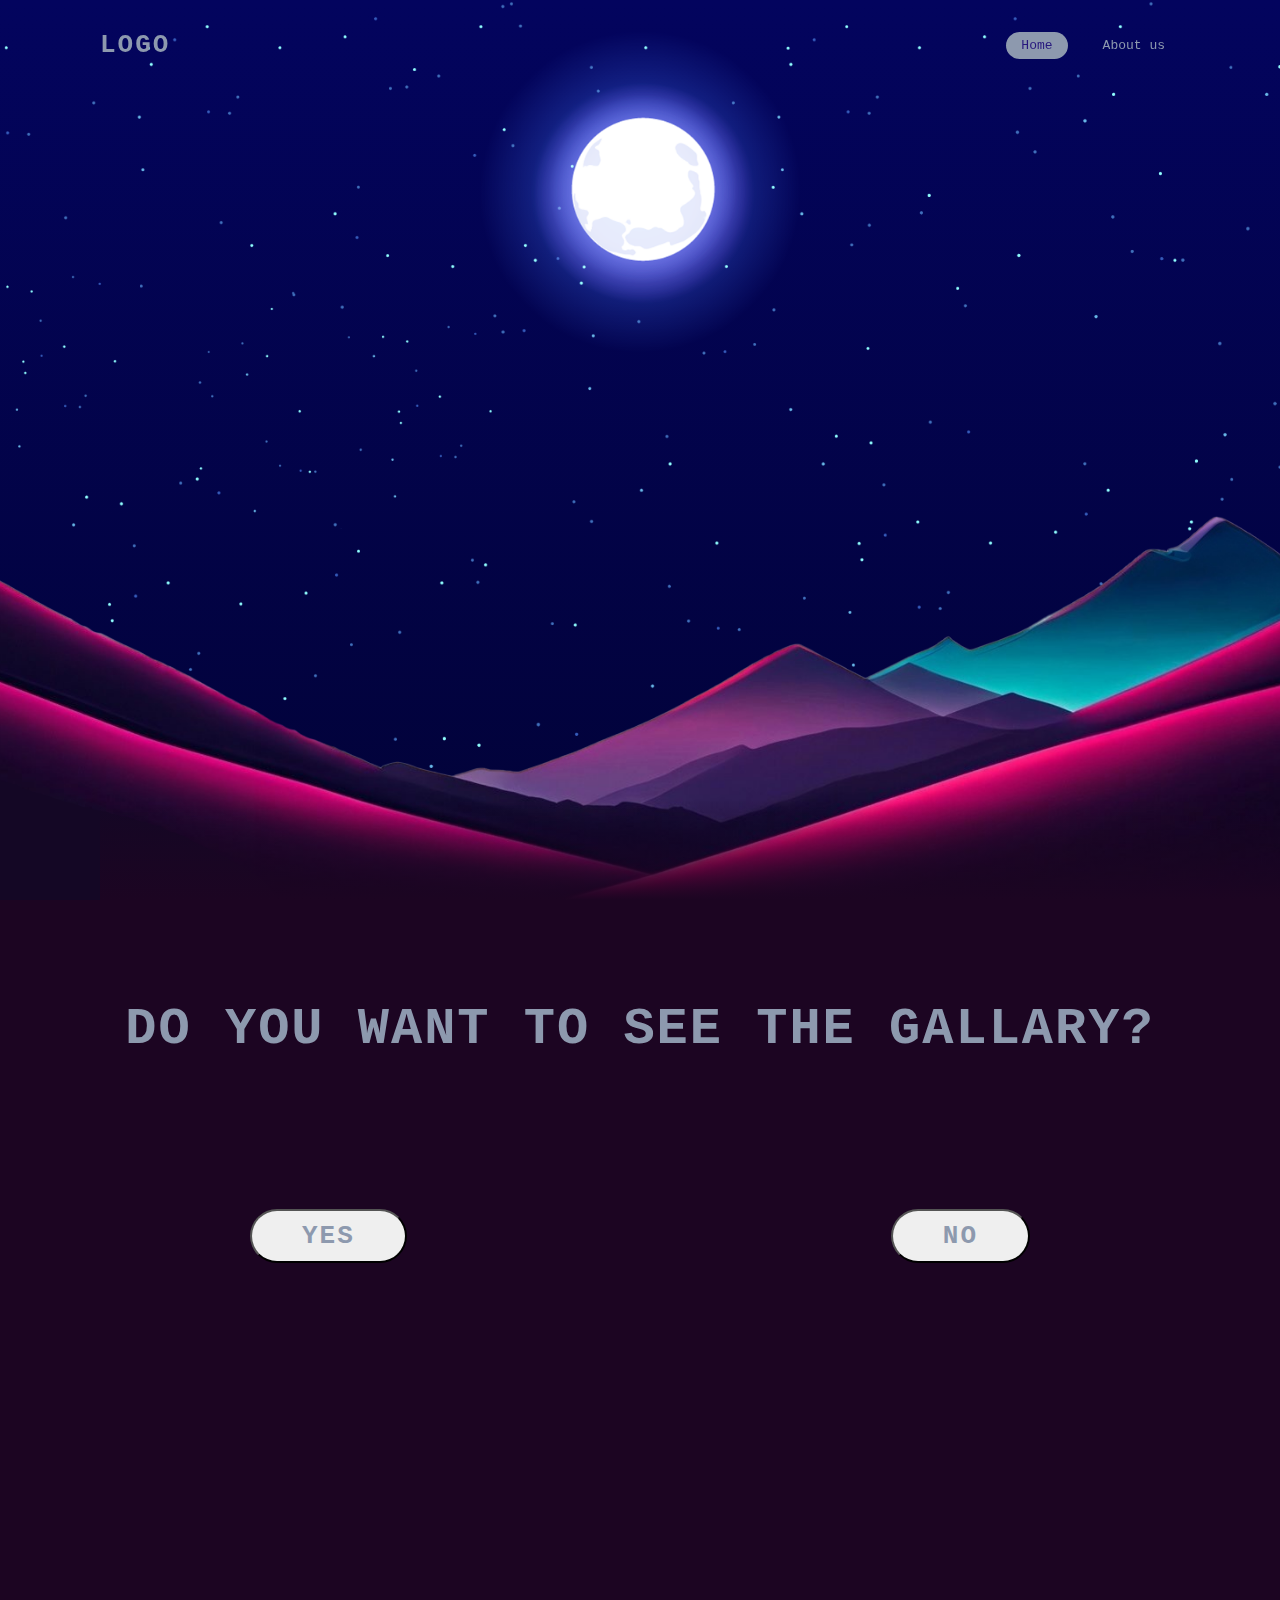
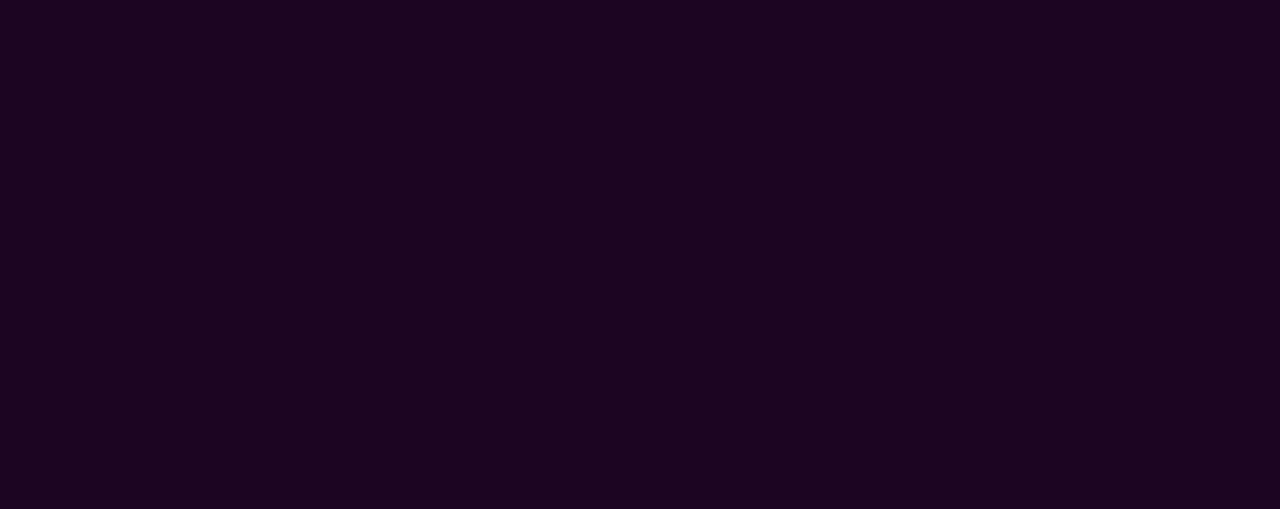
<file: Parallex/index.html>
<!DOCTYPE html>
<html lang="en">
<head>
    <meta charset="UTF-8">
    <meta name="viewport" content="width=device-width, initial-scale=1.0">
    <title>Parallex</title>
    <link rel="stylesheet" href="style.css">
</head>

<body>
    <header>
        <a href="#" id="logo">LOGO</a>
        <ul>
            <li><a href="index.html" class="nav" style="background: #8d99ae;color:#27187e ;">Home</a></li>
            <li><a href="about_us.html" class="nav">About us</a></li>
        </ul>
    </header>
    <div id="wrap">
        <img id="tara" class="img" src="images/tara.png" alt="stars">
        <img id="moon" class="img" src="images/moon.png" alt="moon">
        <img id="mountain" class="img down" src="images/mountain.png" alt="mountain">

    </div>
    <section class="bottom">
        <h2 id="text" class="tt" >do you want to see the gallary?</h2>
        <div class="change">
            <a href="about_us.html"><button class="but1 tt" type="button">YES</button></a>
            <button class="but2 tt"  type="button">NO</button>
        </div>
    </section>
    <script src="script.js"></script>
    
</body>
</html>
</file>
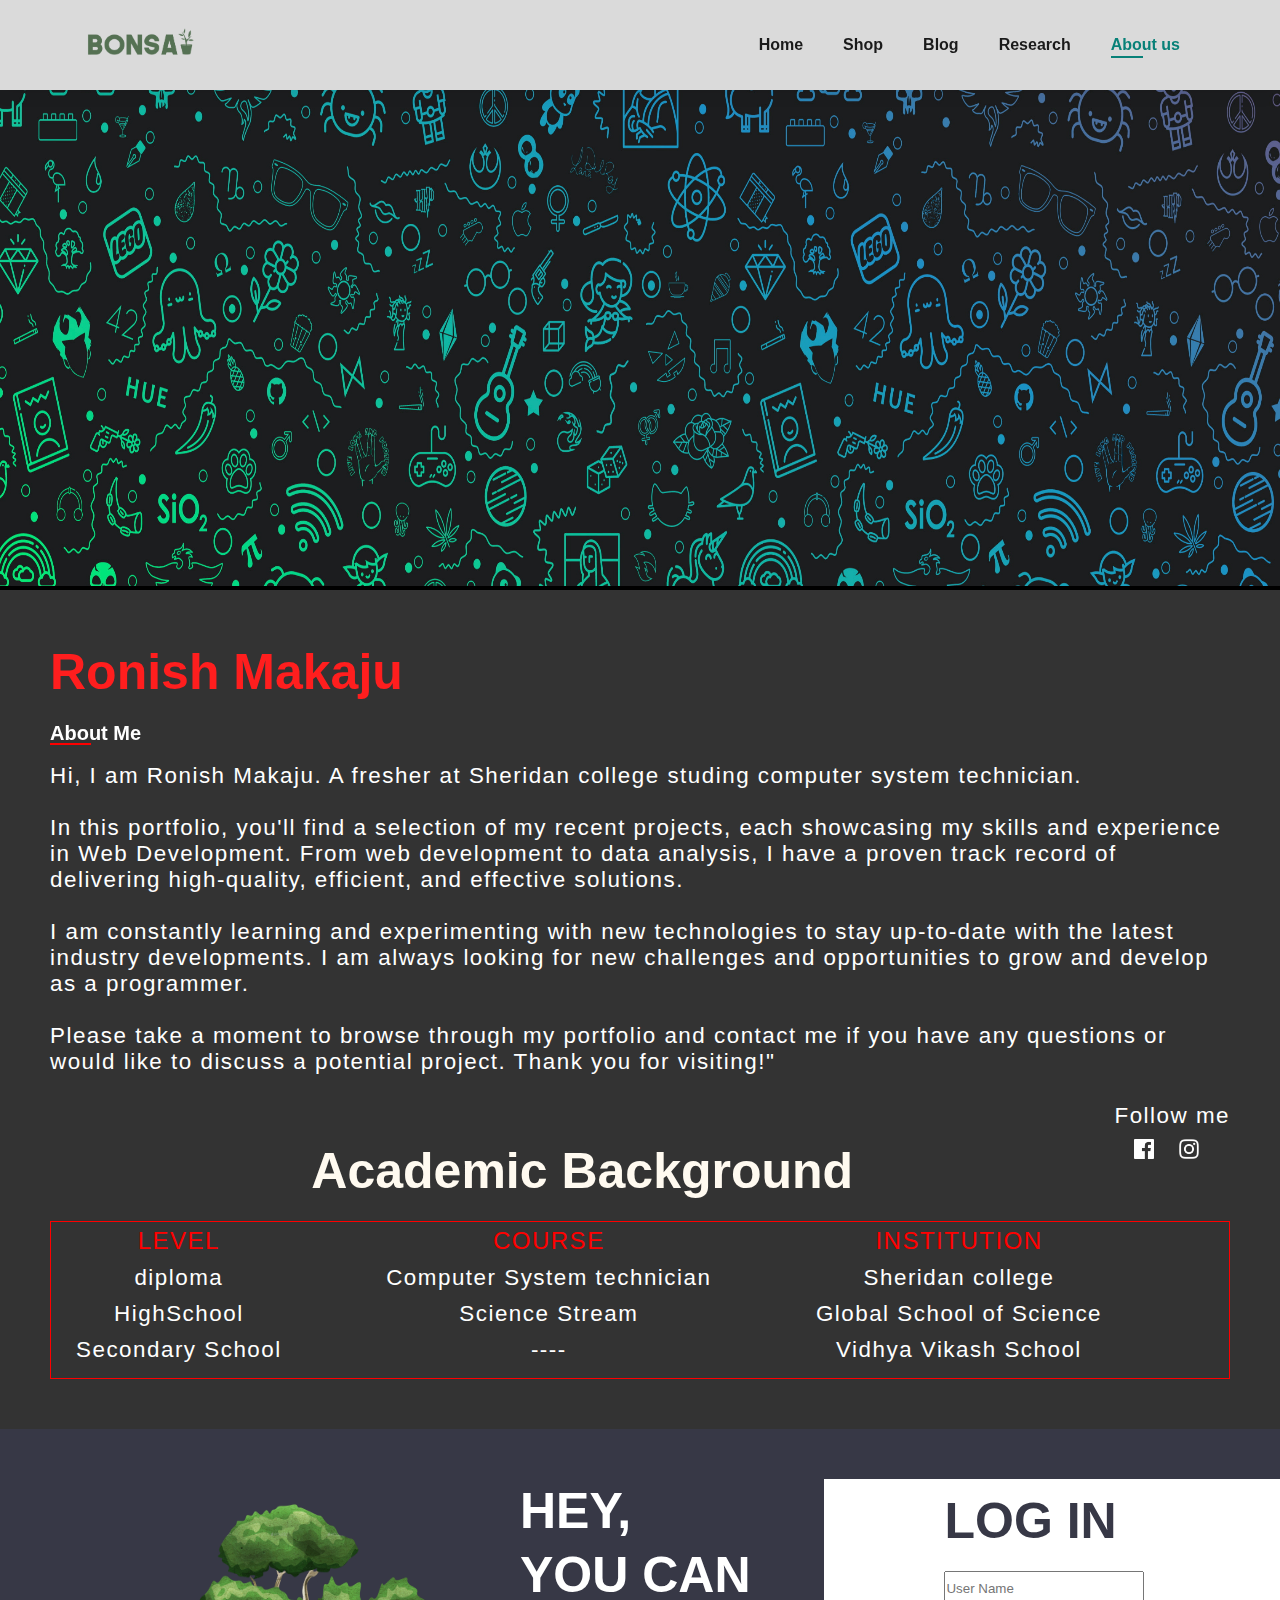
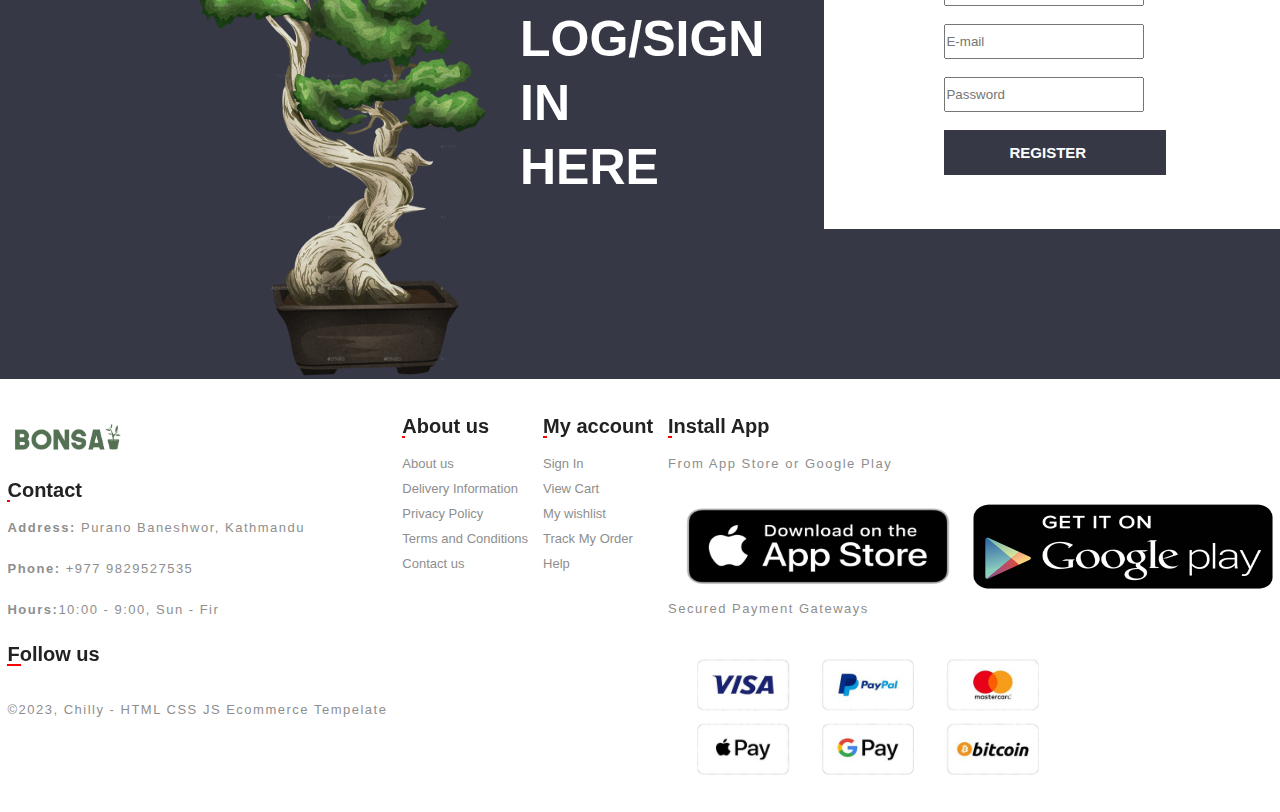
<file: WEBPAGE/pages/aboutus.html>
<!DOCTYPE html>
<!-- Creating head -->
<head>
  <!-- Creating meta elements -->
  <meta charset="utf-8">
	<meta name="descriptiont" content="Our webpage">
	<meta name="keywords" content="HTML,CSS,JavaScript">
	<meta name="author" content="Team">
	<meta name="viewport" content="width=device-width, initial-scale=1.0">
  <!-- End of meta elements -->
    <title>About us</title>
    <!-- Linking external CSS -->
    <link rel="stylesheet" href="../css/style.css">

    <style type="text/css"> /*Internal CSS */
        
        .container {
        background-color: #333333;
        color: white;
        padding: 50px;
        }

        .discover {
        color: #FF1E1E;
        }

        .box {
        border: 1px solid red;
        padding: 5px;
        }

        .left-fields, .right-fields {
        display: inline-block;
        vertical-align: top;
        }

        .right-fields {
        padding-left: 100px;
        }

        .left-fields{
        padding-left: 20px;
        }

        p{
        font-size: 1.4em;
        font-weight: 550px;
        letter-spacing: 1.5px;
        margin-bottom: 10px;
        }
        
        h2 {
        position: relative;
        text-align: left;
        }

        h2:after {
        content: "";
        display: block;
        position: absolute;
        bottom: 0;
        left: 0;
        width: 3.5%;
        margin: auto;
        border-bottom: 2px solid #ff0000;
        }   

       
        .slider {
        height: 500px;
        width: 100%;
        }

        .slider img{
            height: 500px;
            width: 100%;
        }


  
    </style>
    <!-- Internal CSS ends -->
</head>
<!-- Head ends -->

<!-- Creating body -->
<body>
    <!-- This is navigation bar and first header section in aboutus page.-->
   <section class="header">
    <!-- "a href" is used for links and "img src" is used to link images. -->
    <a href="../index.html"><img src="../img/logo.png" class="logo" width="125px"></a> 
    <!-- Creating div for nav bar -->
        <div>
            <ul class="navbar">
            <li><a  href="../index.html" alt="logo">Home</a></li>
            <li><a href="shop.html">Shop</a></li>
            <li><a href="blog.html">Blog</a></li>
            <li><a href="research.html">Research</a></li>
            <li><a class="active" href="aboutus.html">About us</a></li>
            </ul>
        </div>
        <!-- Ending div for nav bar -->
   </section>
<!-- Ending section  -->

   <section>
    <!-- Creating div for Slider -->
   <div class="slider">

    <!-- Creating div for image -->
        <div id="img">
            <img src="../img/J-0.jpeg">
        </div>
        <!-- Ennding div for image -->
    </div>
    <!-- Ending div for slider -->
    </section> 

    <!-- Making a class container for protfolio -->
    <div class="container">
      <!-- Creating h1, h2 inside the container -->
        <h1 class="discover">Ronish Makaju</h1> <br>
        <h2 class="about-Me"  style="color: white;">About Me</h2><br>

        <!-- Writing discription for protfolio -->

        <p> Hi, I am Ronish Makaju. A fresher at Sheridan college studing computer system technician.<br><br>
      
        In this portfolio, you'll find a selection of my recent projects, each showcasing my skills and experience in Web Development. From web development to data analysis, I have a proven track record of delivering high-quality, efficient, and effective solutions.<br><br>
      
        I am constantly learning and experimenting with new technologies to stay up-to-date with the latest industry developments. I am always looking for new challenges and opportunities to grow and develop as a programmer.<br><br>

        Please take a moment to browse through my portfolio and contact me if you have any questions or would like to discuss a potential project. Thank you for visiting!"<br></p> <br>
          <!-- Float right keeps the content at the right side of the page -->
        <div style="float: right;"> 
            <p>Follow me</p>
            <!-- Keeping social media icons and links -->
              <a href="https://www.facebook.com/profile.php?id=100009285016714" style="padding: 6px 20px" target="blank">
                <img src="../img/facebook.png" height="20" width="20" /></a>
                <a href="https://www.instagram.com/baadaam_01/" target="blank">
                <img src="../img/instagram.png" height="20" width="20" /></a>
                </div> <br><br>
                <!-- div ends -->

            <h1 style="text-align: center; color: floralwhite;">Academic Background</h1> <br>
            <!-- Creating a dic box and inserting the values of Academic Background -->
        <div class="box">
          <div class="left-fields">
            <p style="font-size: x-large; color: red; text-align: center;">LEVEL</p>
            <p style="text-align: center;">diploma</p>
            <p style="text-align: center;">HighSchool</p>
            <p style="text-align: center;">Secondary School</p>
          </div>

          <div class="right-fields">
            <p style="font-size: x-large; color: red; text-align: center;">COURSE</p>
            <p style="text-align: center;">Computer System technician</p>
            <p style="text-align: center;">Science Stream</p>
            <p style="text-align: center;">----</p>
          </div>

          <div class="right-fields">
            <p style="font-size: x-large; color: red; text-align: center;">INSTITUTION</p>
            <p style="text-align: center;">Sheridan college</p>
            <p style="text-align: center;">Global School of Science</p>
            <p style="text-align: center;">Vidhya Vikash School</p>
          </div>

        
          
        </div>
        <!-- Div box Ends -->
      </div>
      <!-- Div container ends -->

      <!-- Creating a class container inside div -->
     
      <!-- Div container ends -->


      <!-- This section is for validation form -->
   <section class="last-1">
    <img src="../img/tree.png" alt="img" width="400px" height="500px">
    <div>
        <h4>HEY,<br>YOU CAN <br>LOG/SIGN IN <br> HERE</h4><br>
    </div>
    <!-- Creating a div -->
   <div class="login">
    <!-- Creating a id -->
    <form id="login-form">
    <h4>LOG IN</h4><br> 
    <!-- Giving input values -->
     <input type="name" id="name" name="User name" placeholder="User Name" ><br><br>
        <input type="email" id="email" name="email" placeholder="E-mail"><br><br>
        <input type="password" id="password" name="password" placeholder="Password"><br><br>
   
        <!-- This is a button -->
    <button type="submit" onclick="formval();"> REGISTER</button>
</form>
<!--  ID ends-->
</div>
<!-- DIv ends -->
</section>
<!-- Section ends -->

<!-- Linking with external CSS -->
<script src="../js/script.js"></script> 


 <script type="text/javascript"> /*Internal CSS */
        var images = ['../img/J-1.jpeg','../img/J-2.jpeg','../img/J-3.jpeg','../img/J-4.jpeg',];
        x=0;
         var x = 0;
    var imgs= document.getElementById('img');
    setInterval(slider, 4000);

    function slider() {

      if (x < images.length) {
        x = x + 1;
      } else {
        x = 1;
      }

      imgs.innerHTML = "<img src=" + images[x - 1] + ">";
    }

  </script><br><br>
  <!-- Internal CSS ends -->


    
<!-- Footer starts -->
<footer>
  <div class="col">
      <img src="../img/logo.png" class="logo" width="125px"><br>
      <h2>Contact</h2><br>
      <p style="color:#8e8e8e"> <strong>Address:</strong> Purano Baneshwor, Kathmandu</p><br>
      <p style="color:#8e8e8e"><strong>Phone:</strong> +977 9829527535</p><br>
      <p style="color:#8e8e8e"><strong>Hours:</strong>10:00 - 9:00, Sun - Fir</p><br>
      <div class="follow">
          <h2>Follow us</h2><br>
          <div class="icon">
              <i class="fa fa-facebook-f" style="font-size: 24px;"></i>
              <i class="fa fa-instagram" style="font-size: 24px;"></i>
              <i class="fa fa-twitter" style="font-size: 24px;"></i>
              <i class="fa fa-youtube-play" style="font-size: 24px;"></i>
              <i class="fa fa-pinterest" style="font-size: 24px;"></i>
          </div><br>
          <div class="copyright">
              <p style="color:#8e8e8e"> &copy;2023, Chilly - HTML CSS JS Ecommerce Tempelate</p>
          </div>
      </div>
  </div>
 
  <div class="col">
      <h2>About us</h2><br>
      <a href="#" style="color:#8e8e8e">About us</a>
      <a href="#" style="color:#8e8e8e">Delivery Information</a>
      <a href="#" style="color:#8e8e8e">Privacy Policy</a>
      <a href="#" style="color:#8e8e8e">Terms and Conditions</a>
      <a href="#" style="color:#8e8e8e">Contact us</a>
  </div>

  <div class="col">
      <h2>My account</h2><br>
      <a href="#" style="color:#8e8e8e">Sign In</a>
      <a href="#" style="color:#8e8e8e">View Cart</a>
      <a href="#" style="color:#8e8e8e">My wishlist</a>
      <a href="#" style="color:#8e8e8e">Track My Order</a>
      <a href="#" style="color:#8e8e8e">Help</a>
  </div>

  <div class="col install">
      <h2>Install App</h2><br>
      <p style="color:#8e8e8e">From App Store or Google Play</p><br>
      <div class="row">
          <img src="../img/appstore.png" width="300px" height="100px">
          <img src="../img/google pay.png" width="300px" height="100px">
      </div>
      <p style="color:#8e8e8e">Secured Payment Gateways</p><br>
      <img src="../img/payment .png" width="400px" height="150px">
  </div>


</footer>  
<!-- footer ends -->
</body>
<!-- body ends -->
</html>
</file>
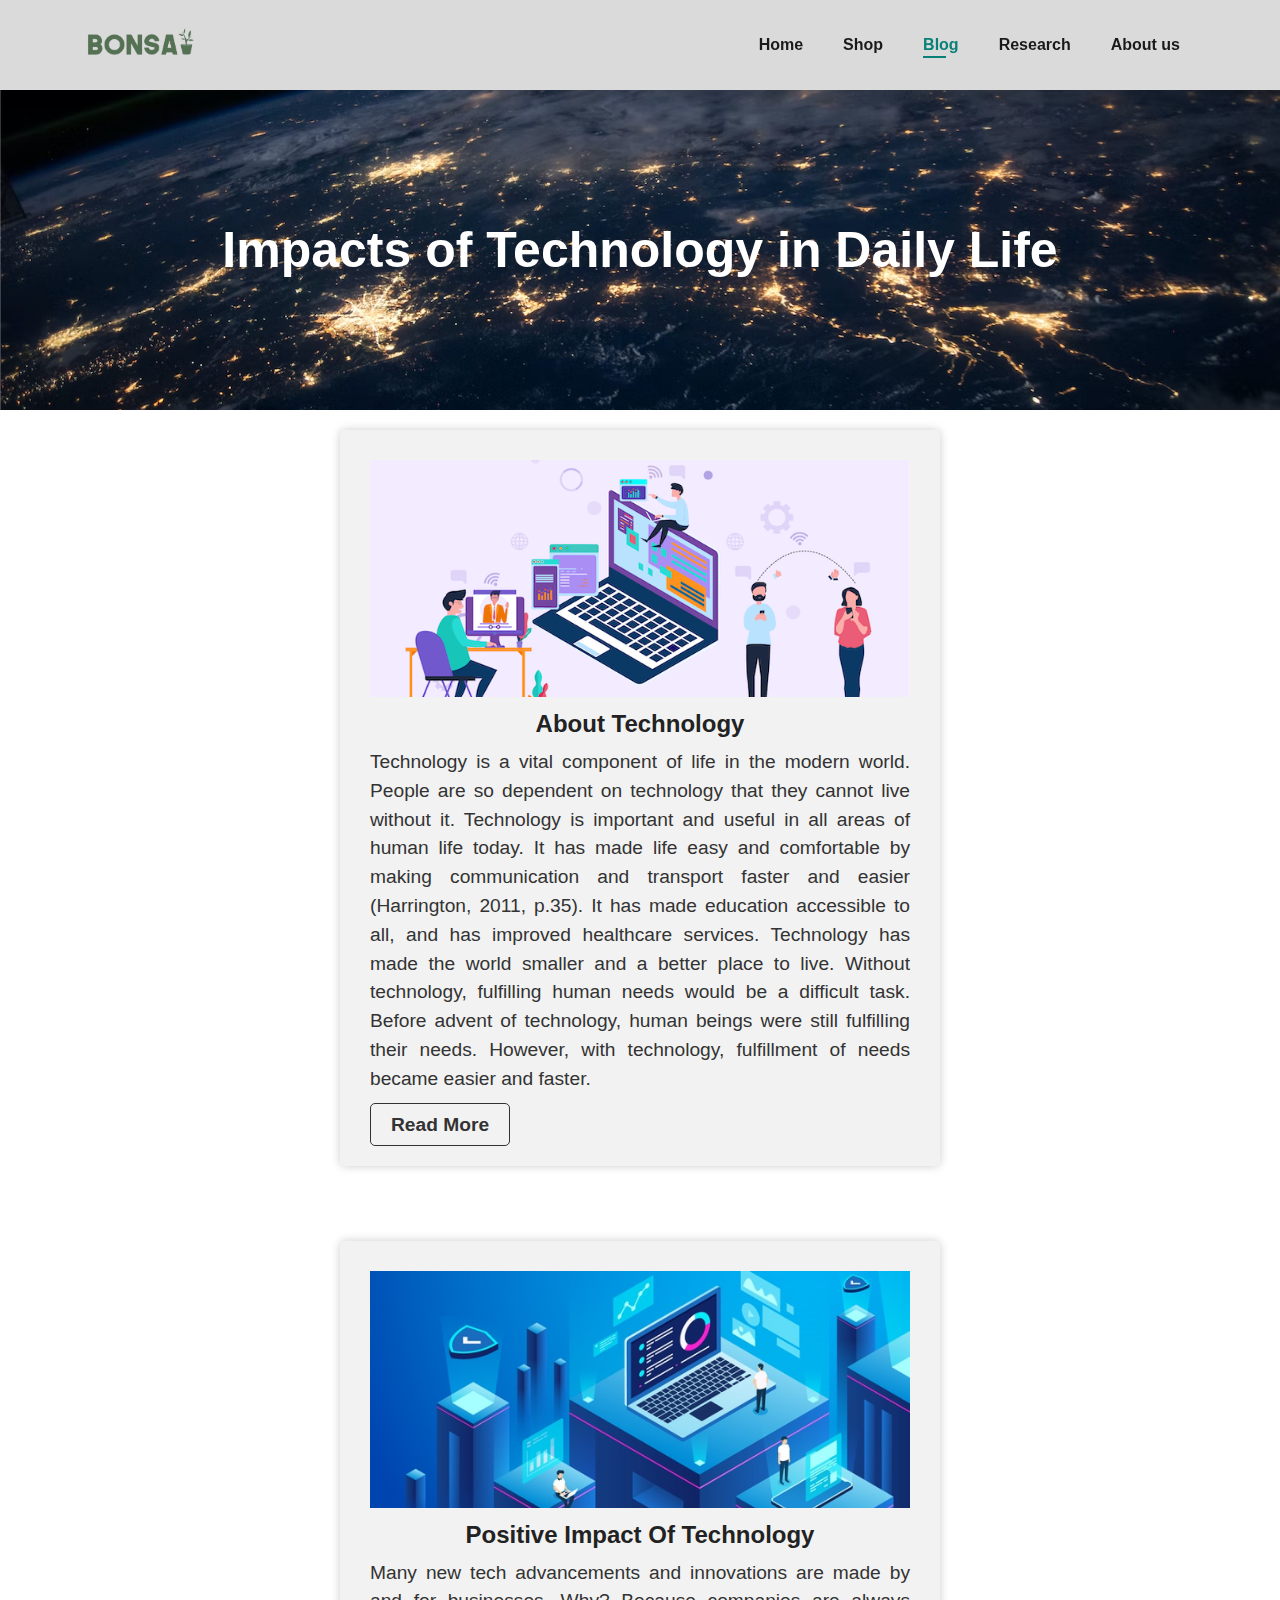
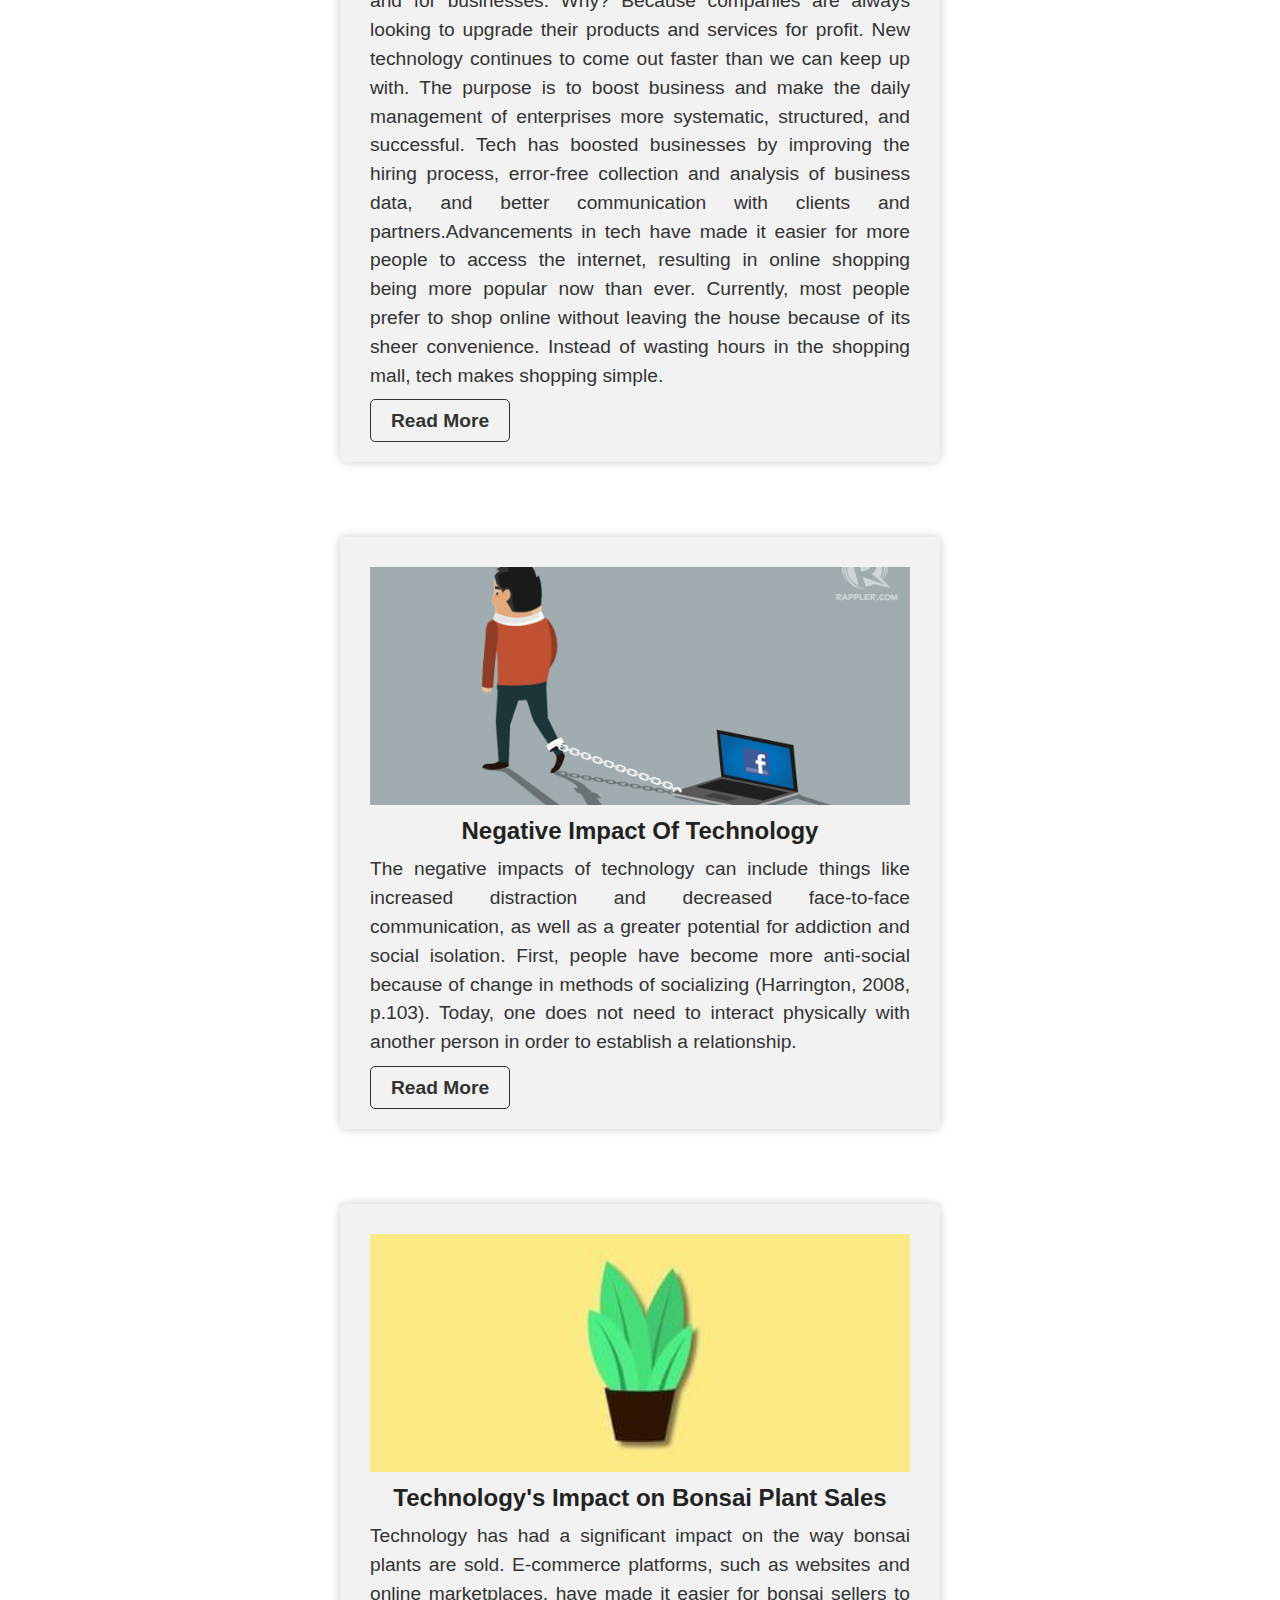
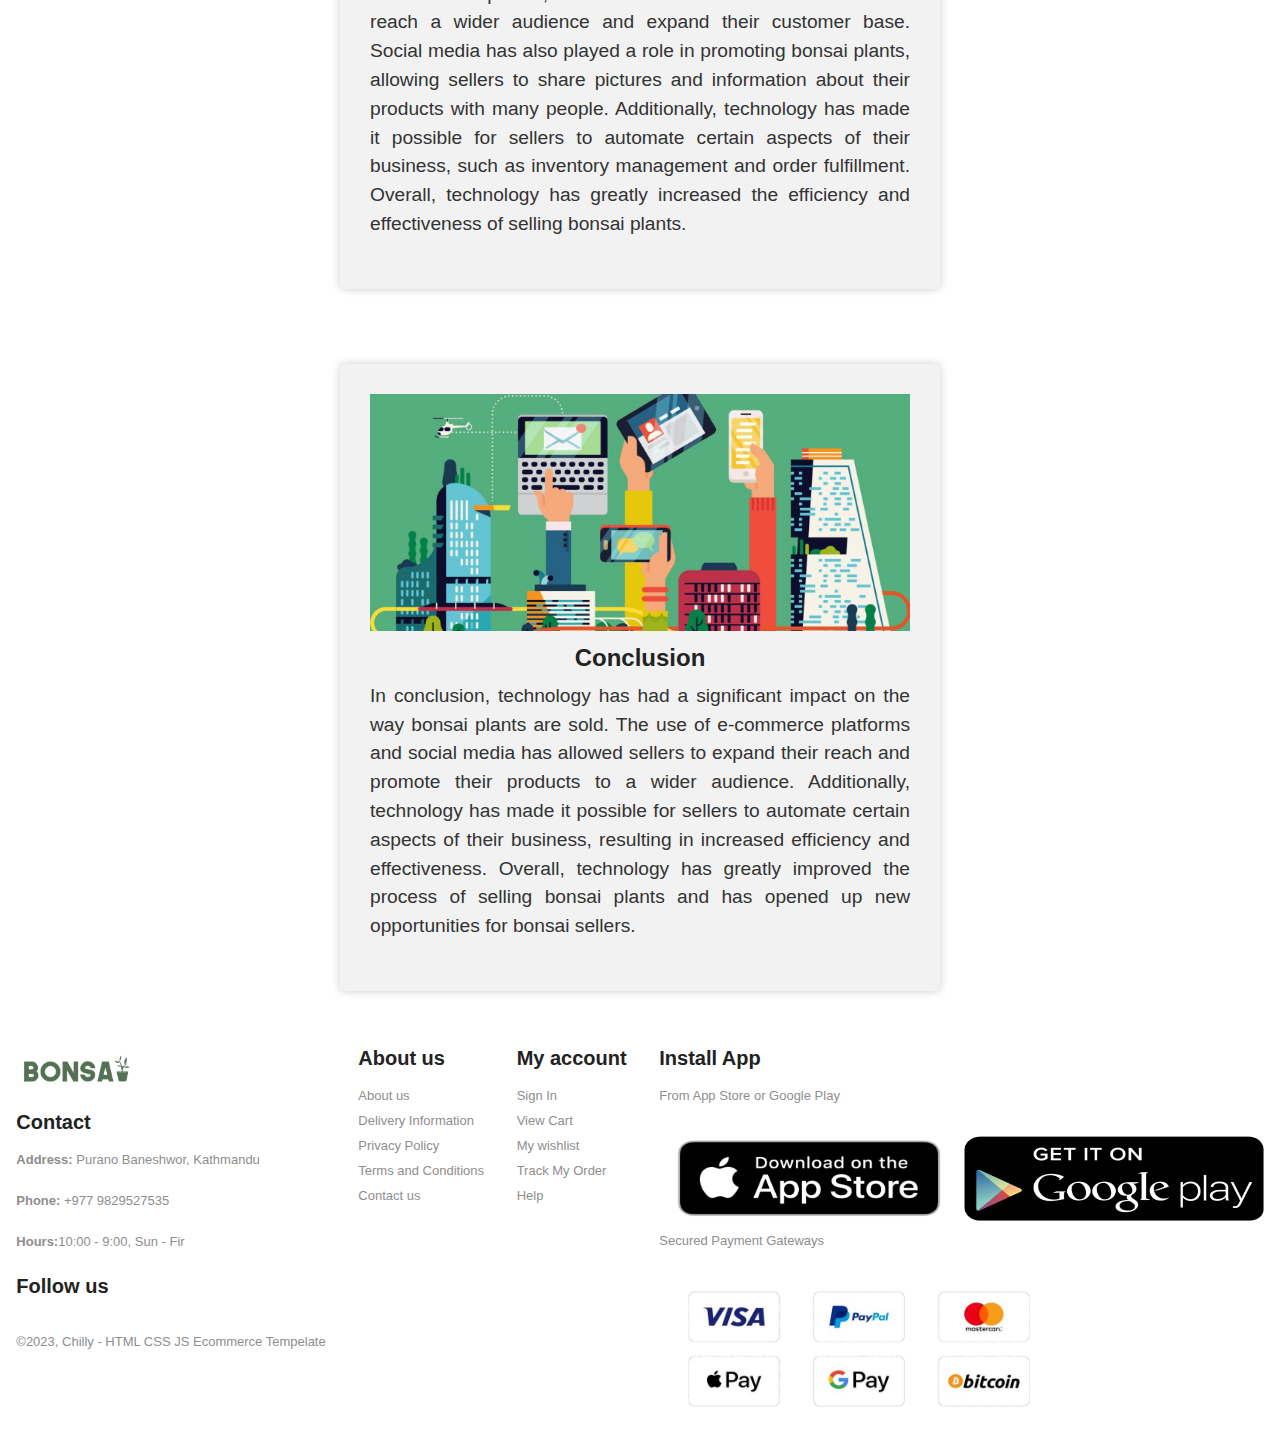
<file: WEBPAGE/pages/blog.html>
<!DOCTYPE html>
<!-- Creating head -->

<head>
  <!-- Creating meta elements -->
  <meta charset="utf-8">
  <meta name="descriptiont" content="Our webpage">
  <meta name="keywords" content="HTML,CSS,JavaScript">
  <meta name="author" content="Team">
  <meta name="viewport" content="width=device-width, initial-scale=1.0">
  <!-- End of meta elements -->
  <title>Blog</title>
  <!-- Linking external CSS -->
  <link rel="stylesheet" href="../css/style.css">

  <style type="text/css">
    /*Internal CSS */

    .container {
      display: flex;
      flex-wrap: wrap;
      justify-content: center;
      gap: 35px;
    }

    .box h2 {
      font-size: 1.5em;
      font-weight: bold;
      margin-bottom: 10px;
    }

    .box p {
      font-size: 1.2em;
      color: #333;
    }

    .box a {
      font-size: 1.2em;
      font-weight: bold;
      margin-top: 10px;
    }

    .box {
      width: 600px;
      padding: 30px;
      margin: 20px;
      background-color: #f2f2f2;
      box-shadow: 0px 0px 10px #ccc;
      text-align: justify;
      border-radius: 5px;
    }

    .image-container {
      width: 100%;
      height: 250px;
      overflow: hidden;
      top: -20px;
      left: 0;
      justify-content: center;
    }

    .image-container img {
      width: 100%;
      height: 95%;
      object-fit: cover;
    }

    .box-heading {
      text-align: center;
      margin-bottom: 20px;
    }

    .box-text {
      line-height: 1.5;
      margin-bottom: 20px;
    }

    .read-more {
      text-align: center;
      text-decoration: none;
      color: #333;
      border: 1px solid #333;
      padding: 10px 20px;
      border-radius: 5px;
      transition: all 0.2s ease-in-out;
    }

    .read-more:hover {
      background-color: #333;
      color: #fff;
      cursor: pointer;

    }
  </style>
  <!-- Ending internal CSS -->
</head>
<!-- Body starts -->

<body>
  <!-- This section is for navigation bar-->
  <section class="header">
    <!-- "a href" is used for links and "img src" is used to link images. -->
    <a href="../index.html"><img src="../img/logo.png" class="logo" width="125px"></a>
    <div>
      <ul class="navbar">
        <li><a href="../index.html" alt="logo">Home</a></li>
        <li><a href="shop.html">Shop</a></li>
        <li><a class="active" href="blog.html">Blog</a></li>
        <li><a href="research.html">Research</a></li>
        <li><a href="aboutus.html">About us</a></li>
      </ul>
    </div>
  </section>
  <!-- Ending navigation bar section -->

  <!-- This section is for the text in the cover page  -->
  <section class="blog-header2">
    <h4 style="color: white;">Impacts of Technology in Daily Life</h4>
  </section>
  <!-- ending section -->


  <div>
    <!-- Making a division container where it keeps img and text. -->
    <div class="container">
      <!-- Making a div box  -->
      <div class="box">
        <!-- Making div for image -->
        <div class="image-container">
          <img src="../img/Blog-1.png" alt="image">
        </div>
        <!-- Ending div for img -->

        <!-- h2 is for the heading inside the box and and  p for paragraph -->
        <h2 class="box-heading">About Technology</h2>
        <p class="box-text">Technology is a vital component of life in the modern world. People are so dependent on
          technology that they cannot live without it. Technology is important and useful in all areas of human life
          today. It has made life easy and comfortable by making communication and transport faster and easier
          (Harrington, 2011, p.35).

          It has made education accessible to all, and has improved healthcare services. Technology has made the world
          smaller and a better place to live. Without technology, fulfilling human needs would be a difficult task.
          Before advent of technology, human beings were still fulfilling their needs. However, with technology,
          fulfillment of needs became easier and faster.</p>
        <a href="https://ivypanda.com/essays/technology-affecting-our-daily-life/" class="read-more" target="blank">Read
          More</a>
      </div>
      <!-- Ending div box -->

      <!-- Making another div box  -->
      <div class="box">
        <!-- Making div for image -->
        <div class="image-container">
          <img src="../img/Blog-2.jpg" alt="image">
        </div>
        <!-- Ending div for img -->

        <!-- h2 is for the heading inside the box and and  p for paragraph -->
        <h2 class="box-heading">Positive Impact Of Technology</h2>
        <p class="box-text">Many new tech advancements and innovations are made by and for businesses. Why? Because
          companies are always looking to upgrade their products and services for profit.

          New technology continues to come out faster than we can keep up with. The purpose is to boost business and
          make the daily management of enterprises more systematic, structured, and successful.

          Tech has boosted businesses by improving the hiring process, error-free collection and analysis of business
          data, and better communication with clients and partners.Advancements in tech have made it easier for more
          people to access the internet, resulting in online shopping being more popular now than ever.

          Currently, most people prefer to shop online without leaving the house because of its sheer convenience.
          Instead of wasting hours in the shopping mall, tech makes shopping simple.</p>
        <a href="https://www.makeuseof.com/effects-of-technology-on-life/" class="read-more" target="blank">Read
          More</a>
      </div>
      <!-- Ending div box -->

      <!-- Making another div box  -->
      <div class="box">
        <!-- Making div for image -->
        <div class="image-container">
          <img src="../img/Blog-3.jpg" alt="image">
        </div>
        <!-- Ending div for img -->

        <!-- h2 is for the heading inside the box and and  p for paragraph -->
        <h2 class="box-heading">Negative Impact Of Technology</h2>
        <p class="box-text">The negative impacts of technology can include things like increased distraction and
          decreased
          face-to-face communication, as well as a greater potential for addiction and social isolation. First, people
          have
          become more anti-social because of change in methods of socializing (Harrington, 2008, p.103). Today, one does
          not
          need to interact physically with another person in order to establish a relationship.</p>
        <a href="https://ivypanda.com/essays/technology-affecting-our-daily-life/" class="read-more" target="blank">Read
          More</a>
      </div>
      <!-- Ending div box -->

      <!-- Making another div box  -->
      <div class="box">
        <!-- Making div for image -->
        <div class="image-container">
          <img src="../img/Blog-4.jpg" alt="image">
        </div>
        <!-- Ending div for img -->

        <!-- h2 is for the heading inside the box and and  p for paragraph -->
        <h2 class="box-heading">Technology's Impact on Bonsai Plant Sales</h2>
        <p class="box-text">Technology has had a significant impact on the way
          bonsai plants are sold. E-commerce platforms, such as websites and online
          marketplaces, have made it easier for bonsai sellers to reach a wider audience
          and expand their customer base. Social media has also played a role in promoting
          bonsai plants, allowing sellers to share pictures and information about their products
          with many people. Additionally, technology has made it possible for sellers to automate
          certain aspects of their business, such as inventory management and order fulfillment. Overall,
          technology has greatly increased the efficiency and effectiveness of selling bonsai plants.</p>
      </div>
      <!-- Ending div box -->

      <!-- Making another div box  -->
      <div class="box">
        <!-- Making div for image -->
        <div class="image-container">
          <img src="../img/Blog-5.jpg" alt="image">
        </div>
        <!-- Ending div for img -->

        <!-- h2 is for the heading inside the box and and  p for paragraph -->
        <h2 class="box-heading">Conclusion</h2>
        <p class="box-text">In conclusion, technology has had a significant impact on the way bonsai plants
          are sold. The use of e-commerce platforms and social media has allowed sellers to expand their reach
          and promote their products to a wider audience. Additionally, technology has made it possible for sellers
          to automate certain aspects of their business, resulting in increased efficiency and effectiveness. Overall,
          technology has greatly improved the process of selling bonsai plants and has opened up new opportunities for
          bonsai sellers.</p>
      </div>
      <!-- Ending div box -->
    </div>
    <!-- Ending div container -->
  </div>
  <br><br>

  <!-- footer starts -->
  <footer>
    <div class="col">
      <img src="../img/logo.png" class="logo" width="125px"><br>
      <h2>Contact</h2><br>
      <p style="color:#8e8e8e"> <strong>Address:</strong> Purano Baneshwor, Kathmandu</p><br>
      <p style="color:#8e8e8e"><strong>Phone:</strong> +977 9829527535</p><br>
      <p style="color:#8e8e8e"><strong>Hours:</strong>10:00 - 9:00, Sun - Fir</p><br>
      <div class="follow">
        <h2>Follow us</h2><br>
        <div class="icon">
          <i class="fa fa-facebook-f" style="font-size: 24px;"></i>
          <i class="fa fa-instagram" style="font-size: 24px;"></i>
          <i class="fa fa-twitter" style="font-size: 24px;"></i>
          <i class="fa fa-youtube-play" style="font-size: 24px;"></i>
          <i class="fa fa-pinterest" style="font-size: 24px;"></i>
        </div><br>
        <div class="copyright">
          <p style="color:#8e8e8e"> &copy;2023, Chilly - HTML CSS JS Ecommerce Tempelate</p>
        </div>
      </div>
    </div>

    <div class="col">
      <h2>About us</h2><br>
      <a href="#" style="color:#8e8e8e">About us</a>
      <a href="#" style="color:#8e8e8e">Delivery Information</a>
      <a href="#" style="color:#8e8e8e">Privacy Policy</a>
      <a href="#" style="color:#8e8e8e">Terms and Conditions</a>
      <a href="#" style="color:#8e8e8e">Contact us</a>
    </div>

    <div class="col">
      <h2>My account</h2><br>
      <a href="#" style="color:#8e8e8e">Sign In</a>
      <a href="#" style="color:#8e8e8e">View Cart</a>
      <a href="#" style="color:#8e8e8e">My wishlist</a>
      <a href="#" style="color:#8e8e8e">Track My Order</a>
      <a href="#" style="color:#8e8e8e">Help</a>
    </div>

    <div class="col install">
      <h2>Install App</h2><br>
      <p style="color:#8e8e8e">From App Store or Google Play</p><br>
      <div class="row">
        <img src="../img/appstore.png" width="300px" height="100px">
        <img src="../img/google pay.png" width="300px" height="100px">
      </div>
      <p style="color:#8e8e8e">Secured Payment Gateways</p><br>
      <img src="../img/payment .png" width="400px" height="150px">
    </div>


  </footer>
  <!-- Ending footer -->
</body>
<!-- Ending body -->

</html>
</file>
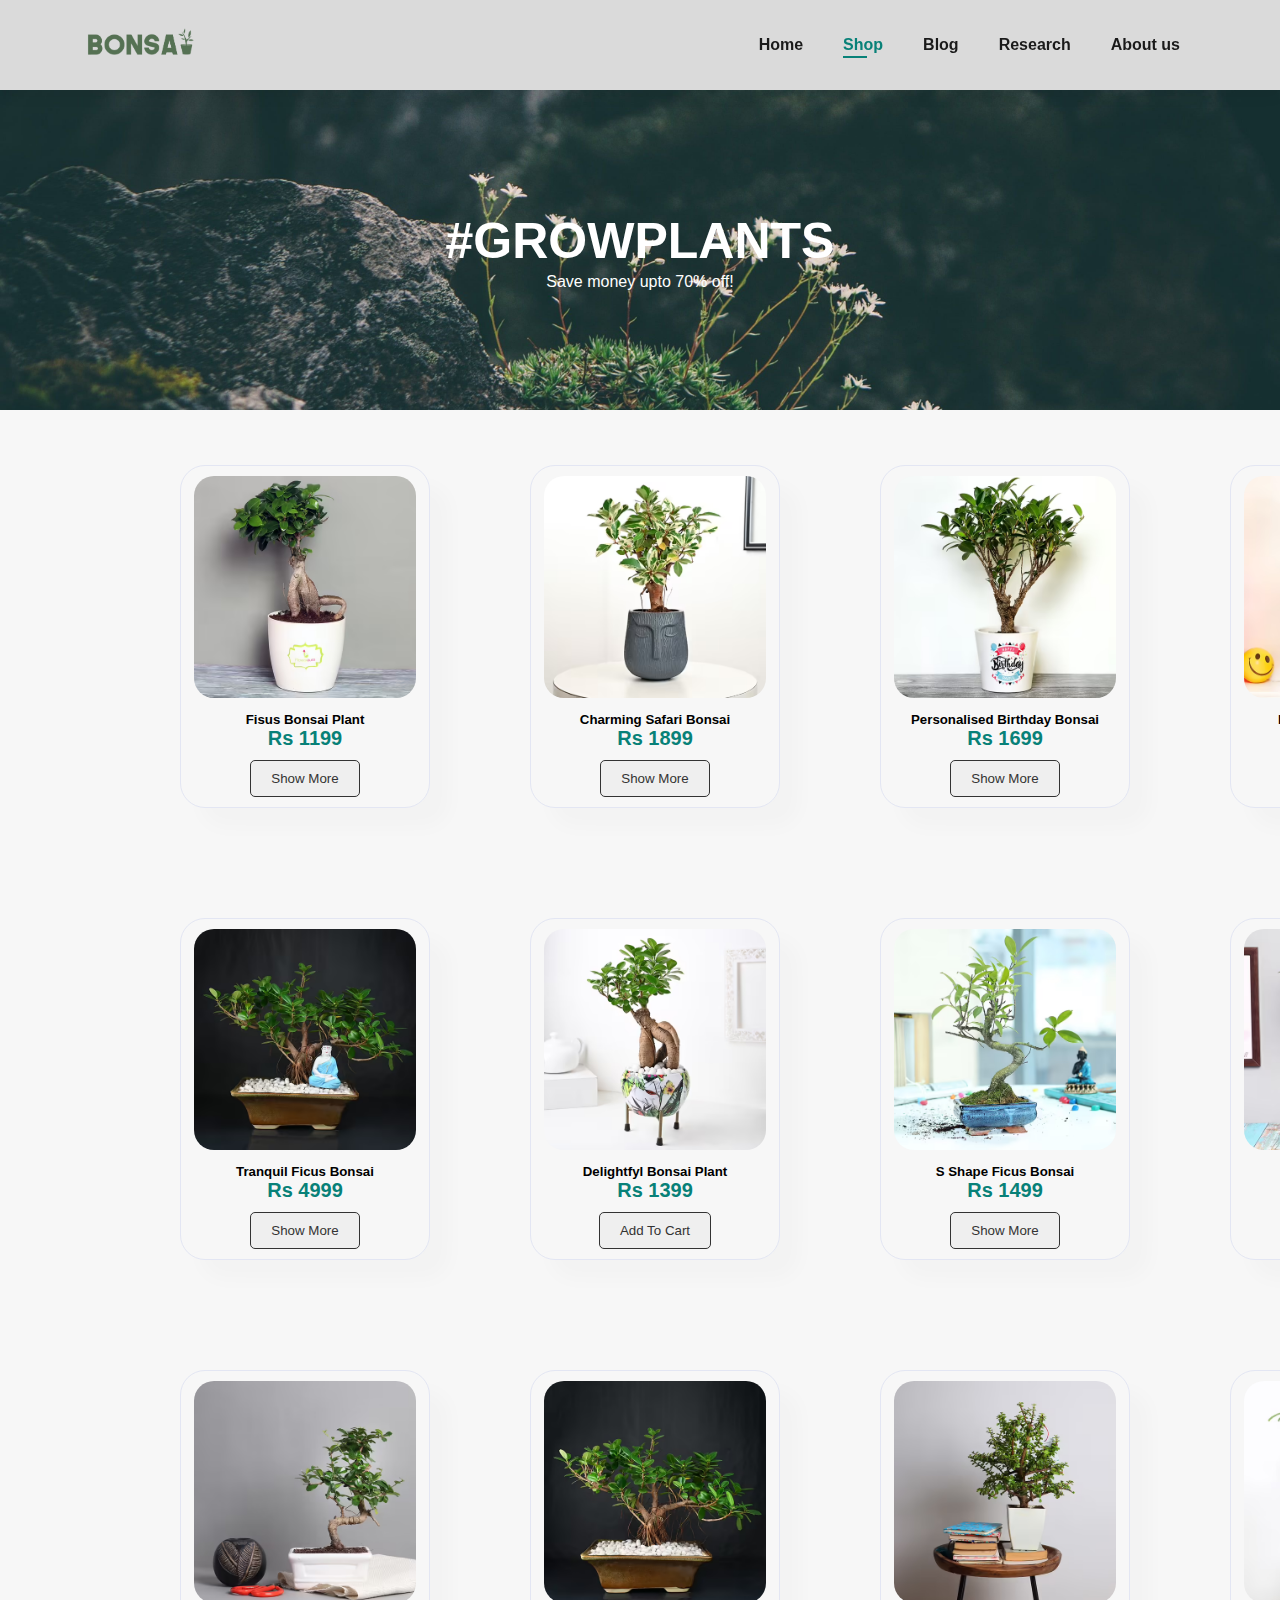
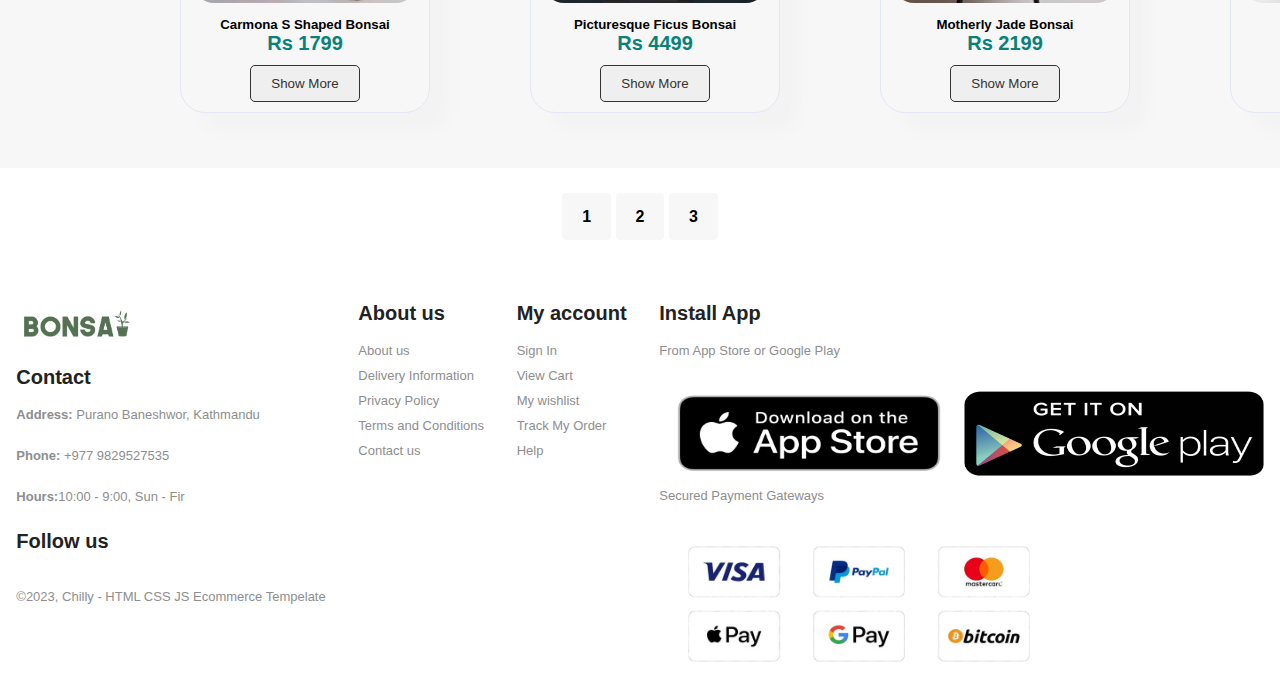
<file: WEBPAGE/pages/shop.html>
<!DOCTYPE html>

<head>
    <!-- Creating meta Elements -->
    <meta charset="utf-8">
    <meta name="descriptiont" content="Our webpage">
    <meta name="keywords" content="HTML,CSS,JavaScript">
    <meta name="author" content="Team">
    <meta name="viewport" content="width=device-width, initial-scale=1.0">
    <!-- Ending meta eliments -->
    <title>Shop</title>
    <!-- Linking with external CSS -->
    <link rel="stylesheet" href="../css/style.css">
</head>

<body>
    <!--The section element is used to define sections of content in a document, such as headers, footers, or different sections of the page.-->
    <section class="header">
        <!-- This element is used to create a hyperlink to other pages or resources.-->
        <a href="../index.html"><img src="../img/logo.png" class="logo" width="125px"></a>
        <div>
            <!--  A division to create navbar. The ul element is used to create an unordered list. -->
            <ul class="navbar">
                <li><a href="../index.html" alt="logo">Home</a></li>
                <li><a class="active" href="shop.html">Shop</a></li>
                <li><a href="blog.html">Blog</a></li>
                <li><a href="research.html">Research</a></li>
                <li><a href="aboutus.html">About us</a></li>
            </ul>
        </div>
    </section>

    <!-- Another section for the shop header. -->
    <section class="shop-header2">
        <h4 style="color: white;">#GROWPLANTS</h4>
        <p style="color: white;">Save money upto 70% off!</p>
    </section>

    <!-- A section for the product display. -->
    <section id="header4" class="section-p1" style="background-color: #f7f7f7;">
        <!-- A division container for the product display. -->
        <div class="pro-container">
            <div class="pro">
                <img src="../img/S-1.avif">
                <div class="des">
                    <h5>Fisus Bonsai Plant</h5>
                    <h2 style="color: #088178;">Rs 1199</h2>
                </div>
                <!-- This tag is used for the product link. -->
                <a href="../pages/sproduct1.html" style="text-decoration: none;">
                    <!-- The button tag for the Add To Cart button. -->
                    <button onclick="" class="Button1">Show More</button>
                </a>
            </div>
            <!--End of the devision tag-->

            <!-- Repeat of the product container for the other products. -->
            <div class="pro-container">
                <div class="pro">
                    <img src="../img/S-2.avif" alt="img">
                    <div class="des">
                        <h5>Charming Safari Bonsai</h5>
                        <h2 style="color: #088178;">Rs 1899</h2>
                    </div>
                    <a href="sproduct2.html" style="text-decoration: none;">
                        <button onclick="" class="Button1">Show More</button>
                    </a>
                </div>

                <!-- Repeat of the product container for the other products. -->
                <div class="pro-container">
                    <div class="pro">
                        <img src="../img/S-3.avif" alt="img">
                        <div class="des">
                            <h5>Personalised Birthday Bonsai</h5>
                            <h2 style="color: #088178;">Rs 1699</h2>
                        </div>
                        <a href="sproduct3.html" style="text-decoration: none;">
                            <button onclick="" class="Button1">Show More</button>
                        </a>
                    </div>

                    <!-- Repeat of the product container for the other products. -->
                    <div class="pro-container">
                        <div class="pro">
                            <img src="../img/S-4.avif" alt="img">
                            <div class="des">
                                <h5>Hybrid S Shaped Bonsai</h5>
                                <h2 style="color: #088178;">Rs 1499</h2>
                            </div>
                            <a href="sproduct4.html" style="text-decoration: none;">
                                <button onclick="" class="Button1">Show More</button>
                            </a>
                        </div>
                    </div>
    </section>

    <!-- A section for the product display. -->
    <section id="header4" class="section-p1" style="background-color: #f7f7f7;">
        <!-- This is a division container for the product display. -->
        <div class="pro-container">
            <div class="pro">
                <img src="../img/S-5.avif">
                <!-- Description of product -->
                <div class="des">
                    <h5>Tranquil Ficus Bonsai</h5>
                    <h2 style="color: #088178;">Rs 4999</h2>
                </div>
                <!-- Link to product page -->
                <a href="sproduct5.html" style="text-decoration: none;">
                    <!-- Add to cart button -->
                    <button onclick="" class="Button1">Show More</button>
                </a>
            </div>
            <!-- End of product container -->

            <!-- Repeat of the product container for the other products. -->
            <div class="pro-container">
                <div class="pro">
                    <img src="../img/S-6.avif" alt="img">
                    <div class="des">
                        <h5>Delightfyl Bonsai Plant</h5>
                        <h2 style="color: #088178;">Rs 1399</h2>
                    </div>
                    <a href="sproduct6.html" style="text-decoration: none;">
                        <button onclick="" class="Button1">Add To Cart</button>
                    </a>
                </div>

                <!-- Repeat of the product container for the other products. -->
                <div class="pro-container">
                    <div class="pro">
                        <img src="../img/S-7.avif" alt="img">
                        <div class="des">
                            <h5>S Shape Ficus Bonsai</h5>
                            <h2 style="color: #088178;">Rs 1499</h2>
                        </div>
                        <a href="sproduct7.html" style="text-decoration: none;">
                            <button onclick="" class="Button1">Show More</button>
                        </a>
                    </div>

                    <!-- Repeat of the product container for the other products. -->
                    <div class="pro-container">
                        <div class="pro">
                            <img src="../img/S-8.avif" alt="img">
                            <div class="des">
                                <h5>Ficus I SHaped Bonsai</h5>
                                <h2 style="color: #088178;">Rs 1749</h2>
                            </div>
                            <a href="sproduct8.html" style="text-decoration: none;">
                                <button onclick="" class="Button1">Show More</button>
                            </a>
                        </div>
                    </div>
    </section>

    <!-- A section for the product display. -->
    <section id="header4" class="section-p1" style="background-color: #f7f7f7;">
        <!-- This is a division for the start of product container -->
        <div class="pro-container">
            <div class="pro">
                <img src="../img/S-9.avif">
                <div class="des">
                    <h5>Carmona S Shaped Bonsai</h5>
                    <h2 style="color: #088178;">Rs 1799</h2>
                </div>
                <!-- Link to product page -->
                <a href="sproduct9.html" style="text-decoration: none;">
                    <!-- Add to cart button -->
                    <button onclick="" class="Button1"> Show More</button>
                </a>
            </div>
            <!-- End of product container division -->

            <!-- Repeat of the product container for the other products. -->
            <div class="pro-container">
                <div class="pro">
                    <img src="../img/S-10.avif" alt="img">
                    <div class="des">
                        <h5>Picturesque Ficus Bonsai</h5>
                        <h2 style="color: #088178;">Rs 4499</h2>
                    </div>
                    <a href="sproduct10.html" style="text-decoration: none;">
                        <button onclick="" class="Button1">Show More</button>
                    </a>
                </div>

                <!-- Repeat of the product container for the other products. -->
                <div class="pro-container">
                    <div class="pro">
                        <img src="../img/S-11.avif" alt="img">
                        <div class="des">
                            <h5>Motherly Jade Bonsai</h5>
                            <h2 style="color: #088178;">Rs 2199</h2>
                        </div>
                        <a href="sproduct11.html" style="text-decoration: none;">
                            <button onclick="" class="Button1">Show More</button>
                        </a>
                    </div>

                    <!-- Repeat of the product container for the other products. -->
                    <div class="pro-container">
                        <div class="pro">
                            <img src="../img/S-12.avif" alt="img">
                            <div class="des">
                                <h5>Imili Bonsai</h5>
                                <h2 style="color: #088178;">Rs 3499</h2>
                            </div>
                            <a href="sproduct12.html" style="text-decoration: none;">
                                <button onclick="" class="Button1">Show More</button>
                            </a>
                        </div>
                    </div>
    </section>

    <!-- Section for displaying pagination links -->
    <section id="nextpage" class="section-p1">
        <!-- Pagination links -->
        <a href="#">1</a>
        <a href="#">2</a>
        <a href="#">3</a>
    </section><br><br>

    <!-- Footer section -->
    <footer>
        <!--This is a division of column for displaying logo and contact information -->
        <div class="col">
            <!-- Logo -->
            <img src="../img/logo.png" class="logo" width="125px"><br>
            <h2>Contact</h2><br>
            <p style="color:#8e8e8e"> <strong>Address:</strong> Purano Baneshwor, Kathmandu</p><br>
            <p style="color:#8e8e8e"><strong>Phone:</strong> +977 9829527535</p><br>
            <p style="color:#8e8e8e"><strong>Hours:</strong>10:00 - 9:00, Sun - Fir</p><br>
            <!-- Container for social media follow links -->
            <div class="follow">
                <h2>Follow us</h2><br>
                <div class="icon">
                    <i class="fa fa-facebook-f" style="font-size: 24px;"></i>
                    <i class="fa fa-instagram" style="font-size: 24px;"></i>
                    <i class="fa fa-twitter" style="font-size: 24px;"></i>
                    <i class="fa fa-youtube-play" style="font-size: 24px;"></i>
                    <i class="fa fa-pinterest" style="font-size: 24px;"></i>
                </div><br>
                <!-- This is a division Copyright information -->
                <div class="copyright">
                    <p style="color:#8e8e8e"> &copy;2023, Chilly - HTML CSS JS Ecommerce Tempelate</p>
                </div>
            </div>
        </div>

        <!-- Column for displaying about us links -->
        <div class="col">
            <h2>About us</h2><br>
            <!-- Links to about us information -->
            <a href="#" style="color:#8e8e8e">About us</a>
            <a href="#" style="color:#8e8e8e">Delivery Information</a>
            <a href="#" style="color:#8e8e8e">Privacy Policy</a>
            <a href="#" style="color:#8e8e8e">Terms and Conditions</a>
            <a href="#" style="color:#8e8e8e">Contact us</a>
        </div>

        <!-- Column for displaying My Account links -->
        <div class="col">
            <h2>My account</h2><br>
            <!-- Links for My Account information -->
            <a href="#" style="color:#8e8e8e">Sign In</a>
            <a href="#" style="color:#8e8e8e">View Cart</a>
            <a href="#" style="color:#8e8e8e">My wishlist</a>
            <a href="#" style="color:#8e8e8e">Track My Order</a>
            <a href="#" style="color:#8e8e8e">Help</a>
        </div>

        <!-- This is a division for "install" column in the footer -->
        <div class="col install">
            <h2>Install App</h2><br>
            <p style="color:#8e8e8e">From App Store or Google Play</p><br>
            <div class="row">
                <!-- App store icon -->
                <img src="../img/appstore.png" width="300px" height="100px">
                <!-- Google Play icon -->
                <img src="../img/google pay.png" width="300px" height="100px">
            </div>
            <!-- Message about secured payment gateways -->

            <p style="color:#8e8e8e">Secured Payment Gateways</p><br>
            <!-- Payment gateway icon -->
            <img src="../img/payment .png" width="400px" height="150px">
        </div>
        <!-- End of footer section -->
    </footer>
</body>

</html>
</file>
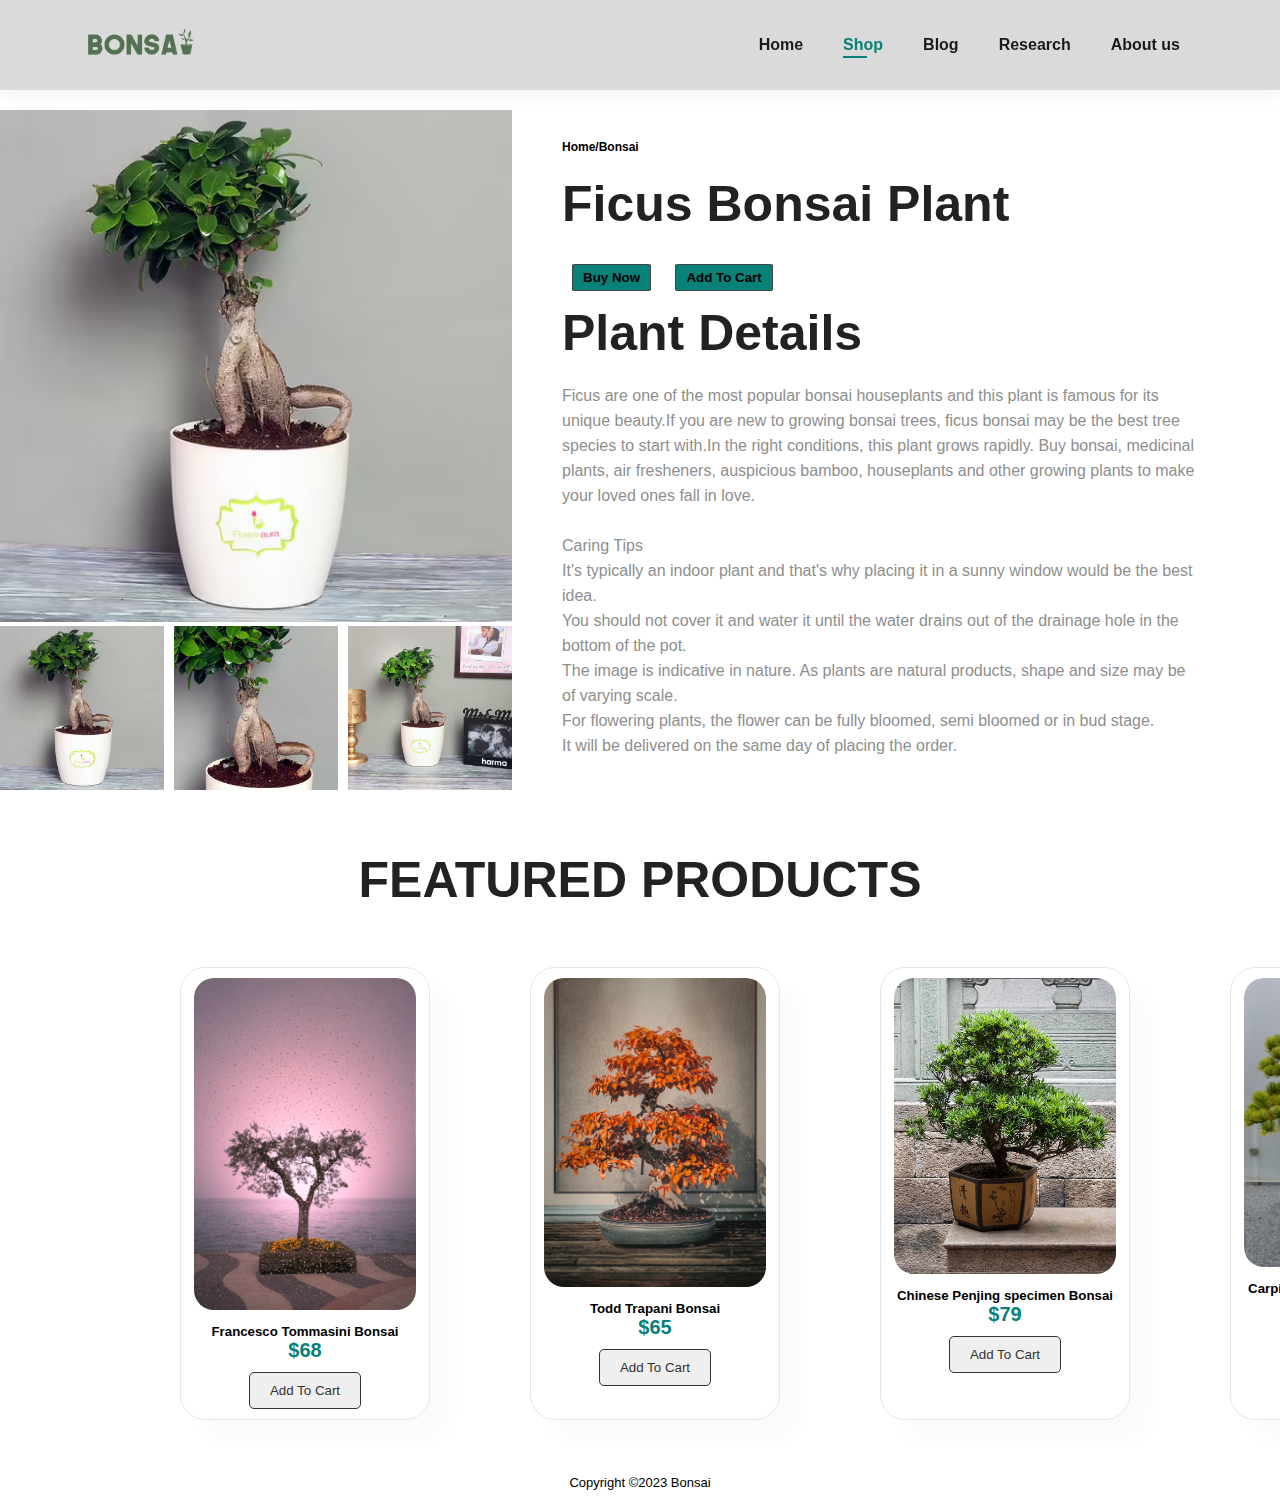
<file: WEBPAGE/pages/sproduct1.html>
<!DOCTYPE html>
<!--Creating Head-->

<head>
    <!--Creating meta elements -->
    <meta charset="utf-8">
    <meta name="descriptiont" content="Our webpage">
    <meta name="keywords" content="HTML,CSS,JavaScript">
    <meta name="author" content="Team">
    <meta name="viewport" content="width=device-width, initial-scale=1.0">
    <!--End of meta elements-->
    <title>sproduct</title>
    <!-- Linking with external CSS -->
    <link rel="stylesheet" href="../css/style.css">

</head>
<!-- End of head -->
<style type="text/css">
    /*Internal CSS*/

    #prodetails {
        display: flex;
        margin-top: 20px;
    }

    #prodetails .single-pro-img {
        width: 40%;
        margin-right: 50px;
    }

    .small-image-group {
        display: flex;
        justify-content: space-between;
    }

    .small-image-col {
        flex-basis: 32%;
        cursor: pointer;
    }

    #prodetails .single-pro-details {
        width: 50%;
        padding-top: 30px;
    }

    #prodetails .single-pro-details select {
        display: block;
        padding: 5px 10px;
        margin-bottom: 10px;
    }

    #prodetails .single-pro-details button {
        border: 1px solid #464240;
        background: #088178;
        color: black;
        font-weight: bold;
        margin: 10px;
        padding: 5px 10px;
        border-radius: 5%;
    }

    #prodetails .single-pro-details span {
        line-height: 25px;
    }
</style>

<body>
    <!-- The header section contains the logo and the navigation bar -->
    <section class="header">
        <!-- A link to the main page, with the logo image -->
        <a href="../index.html"><img src="../img/logo.png" class="logo" width="125px"></a>
        <div>
            <!-- The navigation bar container -->
            <ul class="navbar">
                <li><a href="../index.html" alt="logo">Home</a></li>
                <li><a class="active" href="shop.html">Shop</a></li>
                <li><a href="blog.html">Blog</a></li>
                <li><a href="research.html">Research</a></li>
                <li><a href="aboutus.html">About us</a></li>
            </ul>
        </div>
    </section>

    <!-- The product details section -->
    <section id="prodetails" class="section-1">
        <!-- This division is the main product image container -->
        <div class="single-pro-img">
            <img src="../img/S-1.avif" width="100%" id="MainImg" alt="">

            <!-- This is a division container for the small images -->
            <div class="small-image-group">
                <div class="small-image-col">
                    <img src="../img/S-1.avif" width="100%" class="small-img" alt="">
                </div>
                <div class="small-image-col">
                    <img src="../img/S-1.1.avif" width="100%" class="small-img" alt="">
                </div>
                <div class="small-image-col">
                    <img src="../img/S-1.2.avif" width="100%" class="small-img" alt="">
                </div>
            </div>
        </div>

        <!-- This is a division to display the details of a single product -->
        <div class="single-pro-details">
            <h6>Home/Bonsai</h6><br>
            <h4>Ficus Bonsai Plant</h4><br>
            <!-- button to add the product to the cart -->
            <button onclick="ComingSoon()" class="Button1">Buy Now</button>
            <button onclick="ComingSoon()" class="Button1">Add To Cart</button>

            <h4>Plant Details</h4><br>
            <span style="color: #8e8e8e;">Ficus are one of the most popular bonsai houseplants and this plant is
                famous for its unique beauty.If you are new to growing bonsai trees,
                ficus bonsai may be the best tree species to start with.In the right conditions,
                this plant grows rapidly. Buy bonsai, medicinal plants, air fresheners,
                auspicious bamboo, houseplants and other growing plants to make your
                loved ones fall in love. <br><br>
                Caring Tips <br>
                It's typically an indoor plant and that's why placing it in a sunny window would be the best idea. <br>
                You should not cover it and water it until the water drains out of the drainage hole in the bottom of
                the pot. <br>
                The image is indicative in nature. As plants are natural products, shape and size may be of varying
                scale. <br>
                For flowering plants, the flower can be fully bloomed, semi bloomed or in bud stage. <br>
                It will be delivered on the same day of placing the order.
            </span>
        </div>

    </section><br><br><br>
    <!-- end of the section to display the details of a single product -->
    <section class="header3" class="section-p1">
        <div>
            <h4 class="featured" style="text-align: center;">FEATURED PRODUCTS</h4>
        </div>
    </section>

    <!-- This section is the header3 section and has the class "header3" and "section-p1". -->
    <section id="header4" class="section-p1">
        <div class="pro-container">
            <div class="pro">
                <img src="../img/F-1.jpg">
                <div class="des">
                    <h5>Francesco Tommasini Bonsai</h5>
                    <h2 style="color: #088178;">$68</h2>

                </div>
                <!-- button to add the product to the cart -->
                <button onclick="" class="Button1">Add To Cart</button>
            </div>

            <!-- Repeat of the product container for the other products. -->
            <div class="pro-container">
                <div class="pro">
                    <img src="../img/F-2.jpg" alt="img">
                    <div class="des">
                        <h5>Todd Trapani Bonsai</h5>
                        <h2 style="color: #088178;">$65</h2>
                    </div>
                    <!-- button to add the product to the cart -->
                    <button onclick="" class="Button1">Add To Cart</button>
                </div>

                <!-- Repeat of the product container for the other products. -->
                <div class="pro-container">
                    <div class="pro">
                        <img src="../img/F-3.jpg" alt="img">
                        <div class="des">
                            <h5>Chinese Penjing specimen Bonsai</h5>
                            <h2 style="color: #088178;">$79</h2>
                        </div>
                        <button onclick="" class="Button1">Add To Cart</button>
                    </div>

                    <!-- Repeat of the product container for the other products. -->
                    <div class="pro-container">
                        <div class="pro">
                            <img src="../img/F-4.jpg" alt="img">
                            <div class="des">
                                <h5>Carpinus Gerardo Cueto Figaredo</h5>
                                <h2 style="color: #088178;">$67</h2>
                            </div>
                            <button onclick="" class="Button1">Add To Cart</button>
                        </div>
                    </div>
    </section>
    <footer>
        <!-- Footer section -->
        <div class="footer">
            <p>Copyright ©2023 Bonsai</p>
        </div>
        <!-- End of footer section -->
    </footer>
    <!--Linking external JavaScript-->
    <script src="../js/script.js">
    </script>
</body>

</html>
</file>
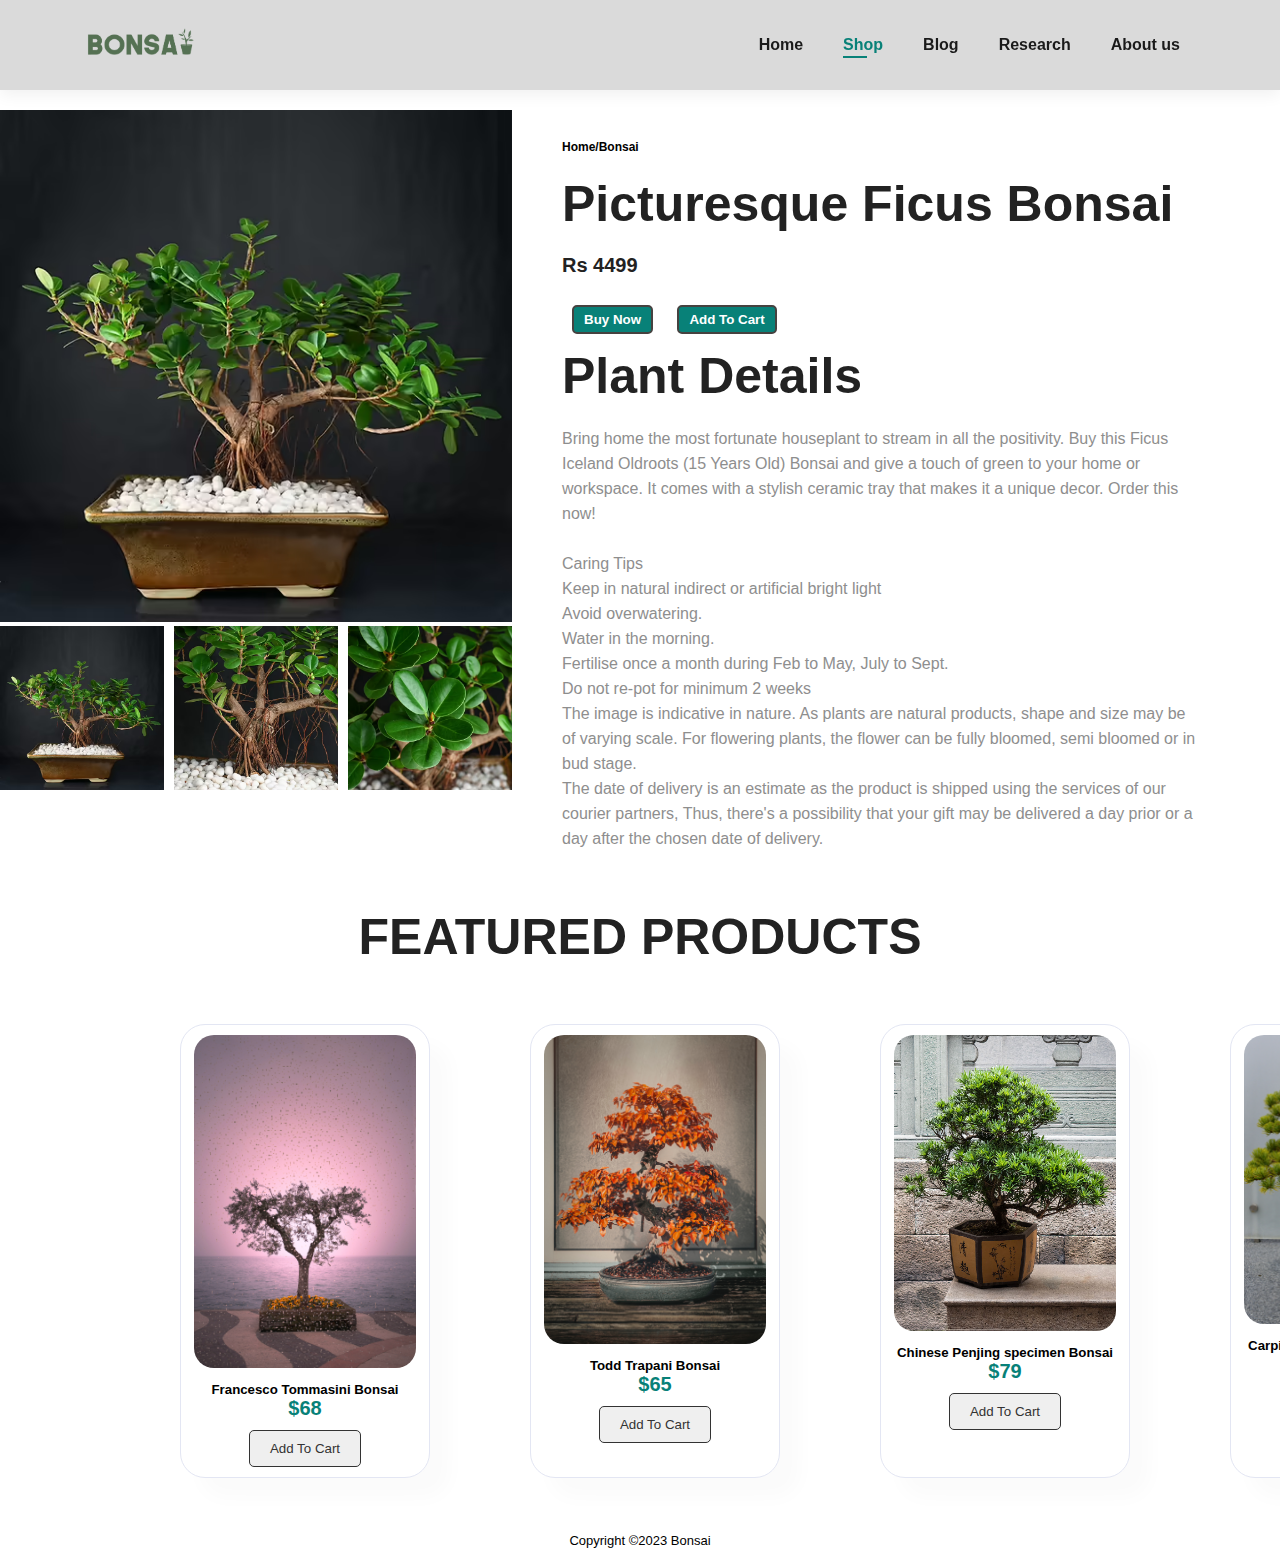
<file: WEBPAGE/pages/sproduct10.html>
<!DOCTYPE html>
<!-- Creating Head -->

<head>
    <!-- Creating meta Elements -->
    <meta charset="utf-8">
    <meta name="descriptiont" content="Our webpage">
    <meta name="keywords" content="HTML,CSS,JavaScript">
    <meta name="author" content="Team">
    <meta name="viewport" content="width=device-width, initial-scale=1.0">
    <!-- End of meta Elements -->
    <title>sproduct</title>
    <!-- Linking with external CSS -->
    <link rel="stylesheet" href="../css/style.css">
</head>
<!-- Ending head -->
<style type="text/css">
    /* Internal CSS*/
    #prodetails {
        display: flex;
        margin-top: 20px;
    }

    #prodetails .single-pro-img {
        width: 40%;
        margin-right: 50px;
    }

    .small-image-group {
        display: flex;
        justify-content: space-between;
    }

    .small-image-col {
        flex-basis: 32%;
        cursor: pointer;
    }

    #prodetails .single-pro-details {
        width: 50%;
        padding-top: 30px;
    }

    #prodetails .single-pro-details select {
        display: block;
        padding: 5px 10px;
        margin-bottom: 10px;
    }

    #prodetails .single-pro-details button {
        border: 2px solid #464240;
        background: #088178;
        color: #fff;
        font-weight: bold;
        margin: 10px;
        padding: 5px 10px;
    }

    #prodetails .single-pro-details span {
        line-height: 25px;
    }
</style>
<!-- End of Internal CSS -->

<!-- Body Starts -->

<body>
    <!-- The header section contains the logo and the navigation bar -->
    <section class="header">
        <!-- A link to the main page, with the logo image -->
        <a href="../index.html"><img src="../img/logo.png" class="logo" width="125px"></a>
        <div>
            <ul class="navbar">
                <li><a href="../index.html" alt="logo">Home</a></li>
                <li><a class="active" href="shop.html">Shop</a></li>
                <li><a href="blog.html">Blog</a></li>
                <li><a href="research.html">Research</a></li>
                <li><a href="aboutus.html">About us</a></li>
            </ul>
        </div>
    </section>
    <!-- End of header section -->

    <!-- The product details section -->

    <section id="prodetails" class="section-1">
        <!-- This division is the main product image container -->
        <div class="single-pro-img">
            <img src="../img/S-10.avif" width="100%" id="MainImg" alt="">

            <div class="small-image-group">
                <div class="small-image-col">
                    <img src="../img/S-10.avif" width="100%" class="small-img" alt="">
                </div>
                <div class="small-image-col">
                    <img src="../img/S-10.1.avif" width="100%" class="small-img" alt="">
                </div>
                <div class="small-image-col">
                    <img src="../img/S-10.2.avif" width="100%" class="small-img" alt="">
                </div>
                <!--Ending div for small-image col  -->
            </div>
            <!-- Ending div for small-image-group -->
        </div>
        <!-- Ending div for single-pro-img -->

        <!-- This is a division to display the details of a single product -->
        <div class="single-pro-details">
            <h6>Home/Bonsai</h6><br>
            <h4>Picturesque Ficus Bonsai</h4><br>
            <h2>Rs 4499</h2><br>

            <!-- button to add the product to the cart -->
            <button onclick="ComingSoon()" class="Button1">Buy Now</button>
            <button onclick="ComingSoon()" class="Button1">Add To Cart</button>
            <h4>Plant Details</h4><br>
            <span style="color: #8e8e8e;">Bring home the most fortunate houseplant to stream in all the positivity.
                Buy this Ficus Iceland Oldroots (15 Years Old) Bonsai and give a touch of green to your home or
                workspace.
                It comes with a stylish ceramic tray that makes it a unique decor. Order this now!<br><br>
                Caring Tips <br>
                Keep in natural indirect or artificial bright light <br>
                Avoid overwatering.<br>
                Water in the morning.<br>
                Fertilise once a month during Feb to May, July to Sept.<br>
                Do not re-pot for minimum 2 weeks<br>
                The image is indicative in nature. As plants are natural products, shape and size may be of varying
                scale.
                For flowering plants, the flower can be fully bloomed, semi bloomed or in bud stage.<br>
                The date of delivery is an estimate as the product is shipped using the services of our courier
                partners, Thus, there's a possibility that your gift may be delivered a day prior or a day after the
                chosen date of delivery.

            </span>
        </div>
    </section><br><br><br>
    <!-- end of the section to display the details of a single product -->

    <section class="header3" class="section-p1">
        <div>
            <h4 class="featured" style="text-align: center;">FEATURED PRODUCTS</h4>
        </div>
    </section>

    <section id="header4" class="section-p1">
        <!-- Repeat of the product container for the other products. -->
        <div class="pro-container">
            <div class="pro">
                <img src="../img/F-1.jpg">
                <div class="des">
                    <h5>Francesco Tommasini Bonsai</h5>
                    <h2 style="color: #088178;">$68</h2>

                </div>
                <button onclick="" class="Button1">Add To Cart</button>
            </div>
            <div class="pro-container">
                <div class="pro">
                    <img src="../img/F-2.jpg" alt="img">
                    <div class="des">
                        <h5>Todd Trapani Bonsai</h5>
                        <h2 style="color: #088178;">$65</h2>
                    </div>
                    <button onclick="" class="Button1">Add To Cart</button>
                </div>
                <div class="pro-container">
                    <div class="pro">
                        <img src="../img/F-3.jpg" alt="img">
                        <div class="des">
                            <h5>Chinese Penjing specimen Bonsai</h5>
                            <h2 style="color: #088178;">$79</h2>
                        </div>
                        <button onclick="" class="Button1">Add To Cart</button>
                    </div>
                    <div class="pro-container">
                        <div class="pro">
                            <img src="../img/F-4.jpg" alt="img">
                            <div class="des">
                                <h5>Carpinus Gerardo Cueto Figaredo</h5>
                                <h2 style="color: #088178;">$67</h2>
                            </div>
                            <button onclick="" class="Button1">Add To Cart</button>
                        </div>
                    </div>
    </section>
    <!-- End of section -->

    <!-- Footer starts -->
    <footer>
        <div class="footer">
            <p>Copyright ©2023 Bonsai</p>
        </div>
    </footer>
    <!-- Footer ends -->

    <!-- Linking with external CSS -->
    <script src="../js/script.js">
    </script>
</body>
<!-- Ending body -->

</html>
</file>
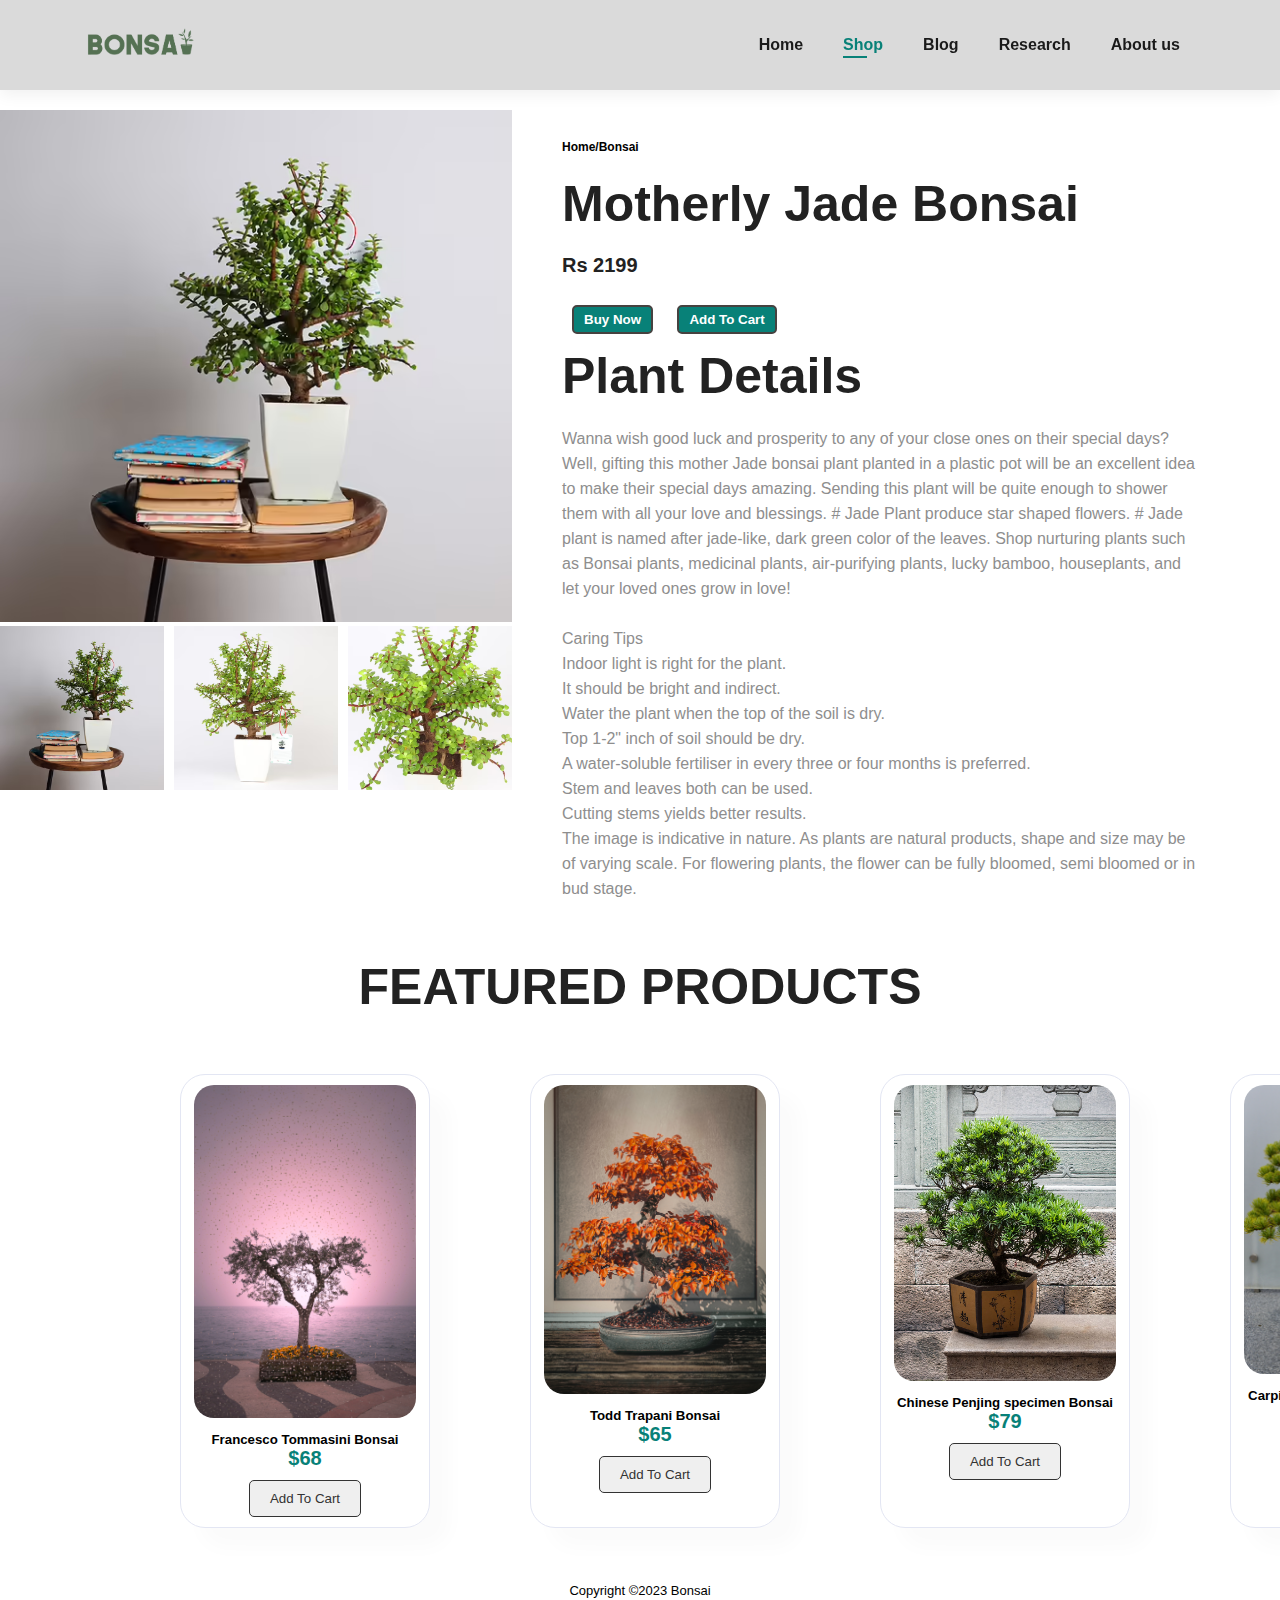
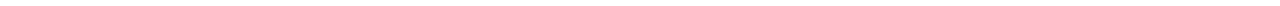
<file: WEBPAGE/pages/sproduct11.html>
<!DOCTYPE html>
<!-- Creating Head -->

<head>
    <!-- Creating meta Elements -->
    <meta charset="utf-8">
    <meta name="descriptiont" content="Our webpage">
    <meta name="keywords" content="HTML,CSS,JavaScript">
    <meta name="author" content="Team">
    <meta name="viewport" content="width=device-width, initial-scale=1.0">
    <!-- End of meta Elements -->
    <title>sproduct</title>
    <!-- Linking with external CSS -->
    <link rel="stylesheet" href="../css/style.css">
</head>
<!-- Ending head -->
<style type="text/css">
    /* Internal CSS*/
    #prodetails {
        display: flex;
        margin-top: 20px;
    }

    #prodetails .single-pro-img {
        width: 40%;
        margin-right: 50px;
    }

    .small-image-group {
        display: flex;
        justify-content: space-between;
    }

    .small-image-col {
        flex-basis: 32%;
        cursor: pointer;
    }

    #prodetails .single-pro-details {
        width: 50%;
        padding-top: 30px;
    }

    #prodetails .single-pro-details select {
        display: block;
        padding: 5px 10px;
        margin-bottom: 10px;
    }

    #prodetails .single-pro-details button {
        border: 2px solid #464240;
        background: #088178;
        color: #fff;
        font-weight: bold;
        margin: 10px;
        padding: 5px 10px;
    }

    #prodetails .single-pro-details span {
        line-height: 25px;
    }
</style>
<!-- End of Internal CSS -->

<!-- Body Starts -->

<body>
    <!-- The header section contains the logo and the navigation bar -->
    <section class="header">
        <!-- A link to the main page, with the logo image -->
        <a href="../index.html"><img src="../img/logo.png" class="logo" width="125px"></a>
        <div>
            <ul class="navbar">
                <li><a href="../index.html" alt="logo">Home</a></li>
                <li><a class="active" href="shop.html">Shop</a></li>
                <li><a href="blog.html">Blog</a></li>
                <li><a href="research.html">Research</a></li>
                <li><a href="aboutus.html">About us</a></li>
            </ul>
        </div>
    </section>
    <!-- End of header section -->

    <!-- The product details section -->
    <section id="prodetails" class="section-1">
        <!-- This division is the main product image container -->
        <div class="single-pro-img">
            <img src="../img/S-11.avif" width="100%" id="MainImg" alt="">

            <div class="small-image-group">
                <div class="small-image-col">
                    <img src="../img/S-11.avif" width="100%" class="small-img" alt="">
                </div>
                <div class="small-image-col">
                    <img src="../img/S-11.1.avif" width="100%" class="small-img" alt="">
                </div>
                <div class="small-image-col">
                    <img src="../img/S-11.2.avif" width="100%" class="small-img" alt="">
                </div>
                <!--Ending div for small-image col  -->
            </div>
            <!-- Ending div for small-image-group -->
        </div>
        <!-- Ending div for single-pro-img -->

        <!-- This is a division to display the details of a single product -->
        <div class="single-pro-details">
            <h6>Home/Bonsai</h6><br>
            <h4>Motherly Jade Bonsai</h4><br>
            <h2>Rs 2199</h2><br>

            <!-- button to add the product to the cart -->
            <button onclick="ComingSoon()" class="Button1">Buy Now</button>
            <button onclick="ComingSoon()" class="Button1">Add To Cart</button>
            <h4>Plant Details</h4><br>
            <span style="color: #8e8e8e;">Wanna wish good luck and prosperity to any of your close ones on their special
                days?
                Well, gifting this mother Jade bonsai plant planted in a plastic pot will be an excellent idea to make
                their special
                days amazing. Sending this plant will be quite enough to shower them with all your love and blessings. #
                Jade Plant
                produce star shaped flowers. # Jade plant is named after jade-like, dark green color of the leaves. Shop
                nurturing plants
                such as Bonsai plants, medicinal plants, air-purifying plants, lucky bamboo, houseplants, and let your
                loved ones grow in love! <br><br>
                Caring Tips <br>
                Indoor light is right for the plant. <br>
                It should be bright and indirect. <br>
                Water the plant when the top of the soil is dry. <br>
                Top 1-2" inch of soil should be dry. <br>
                A water-soluble fertiliser in every three or four months is preferred. <br>
                Stem and leaves both can be used. <br>
                Cutting stems yields better results. <br>
                The image is indicative in nature. As plants are natural products, shape and size may be of varying
                scale.
                For flowering plants, the flower can be fully bloomed, semi bloomed or in bud stage.
            </span>
        </div>
    </section><br><br><br>
    <!-- end of the section to display the details of a single product -->
    <section class="header3" class="section-p1">
        <div>
            <h4 class="featured" style="text-align: center;">FEATURED PRODUCTS</h4>
        </div>
    </section>
    <!-- Repeat of the product container for the other products. -->
    <section id="header4" class="section-p1">
        <div class="pro-container">
            <div class="pro">
                <img src="../img/F-1.jpg">
                <div class="des">
                    <h5>Francesco Tommasini Bonsai</h5>
                    <h2 style="color: #088178;">$68</h2>

                </div>
                <button onclick="" class="Button1">Add To Cart</button>
            </div>
            <div class="pro-container">
                <div class="pro">
                    <img src="../img/F-2.jpg" alt="img">
                    <div class="des">
                        <h5>Todd Trapani Bonsai</h5>
                        <h2 style="color: #088178;">$65</h2>
                    </div>
                    <button onclick="" class="Button1">Add To Cart</button>
                </div>
                <div class="pro-container">
                    <div class="pro">
                        <img src="../img/F-3.jpg" alt="img">
                        <div class="des">
                            <h5>Chinese Penjing specimen Bonsai</h5>
                            <h2 style="color: #088178;">$79</h2>
                        </div>
                        <button onclick="" class="Button1">Add To Cart</button>
                    </div>
                    <div class="pro-container">
                        <div class="pro">
                            <img src="../img/F-4.jpg" alt="img">
                            <div class="des">
                                <h5>Carpinus Gerardo Cueto Figaredo</h5>
                                <h2 style="color: #088178;">$67</h2>
                            </div>
                            <button onclick="" class="Button1">Add To Cart</button>
                        </div>
                    </div>
    </section>
    <!-- End of section -->
    <!-- Footer Section -->
    <footer>
        <div class="footer">
            <p>Copyright ©2023 Bonsai</p>
        </div>
    </footer>
    <!-- End of footer Section -->

    <!-- Linking with external CSS -->
    <script src="../js/script.js">
    </script>
</body>
<!-- Body Ends -->

</html>
</file>
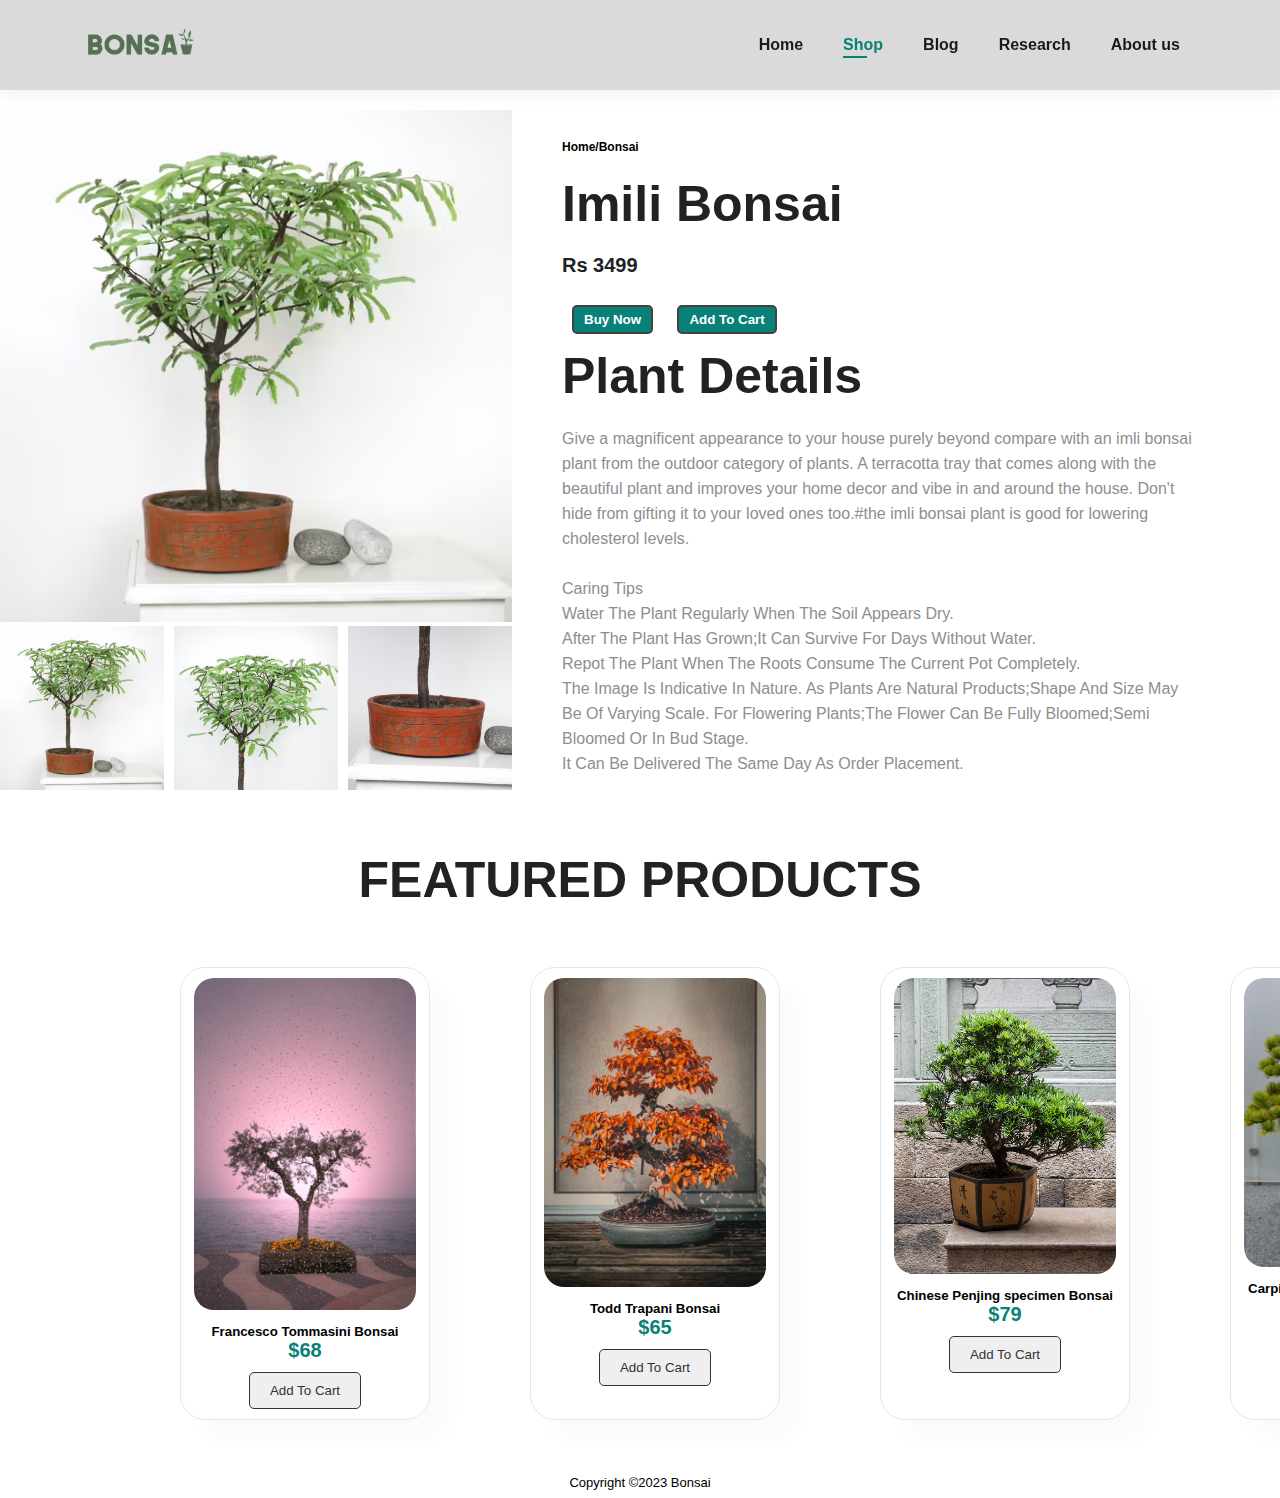
<file: WEBPAGE/pages/sproduct12.html>
<!DOCTYPE html>
<!-- Creating Head -->
<head>
    <!-- Creating meta Elements -->
    <meta charset="utf-8">
	<meta name="descriptiont" content="Our webpage">
	<meta name="keywords" content="HTML,CSS,JavaScript">
	<meta name="author" content="Team">
	<meta name="viewport" content="width=device-width, initial-scale=1.0">
    <!-- End of meta Elements -->
    <title>sproduct</title>
    <!-- Linking with external CSS -->
    <link rel="stylesheet" href="../css/style.css">
</head>
<!-- Ending head -->
<style type="text/css"> /* Internal CSS*/
    #prodetails {
        display: flex;
        margin-top: 20px;
    }

    #prodetails .single-pro-img {
        width:40%;
        margin-right: 50px;
    }

    .small-image-group{
        display: flex;
        justify-content: space-between;
    }
    .small-image-col{
        flex-basis: 32%;
        cursor: pointer;
    }

    #prodetails .single-pro-details{
        width: 50%;
        padding-top: 30px;
    }

    #prodetails .single-pro-details select{
        display: block;
        padding: 5px 10px;
        margin-bottom: 10px;
    }

    #prodetails .single-pro-details button{
        border: 2px solid #464240;
        background: #088178;
        color:#fff;
        font-weight: bold;
        margin: 10px;
        padding: 5px 10px;
    }

    #prodetails .single-pro-details span{
        line-height: 25px;
    }
</style>
<!-- End of Internal CSS -->

<!-- Body Starts -->
<body>
    <!-- The header section contains the logo and the navigation bar -->
    <section class="header">
        <!-- A link to the main page, with the logo image -->
        <a href="../index.html"><img src="../img/logo.png" class="logo" width="125px"></a> 
            <div>
                <ul class="navbar">
                <li><a href="../index.html" alt="logo">Home</a></li>
                <li><a class="active" href="shop.html">Shop</a></li>
                <li><a href="blog.html">Blog</a></li>
                <li><a href="research.html">Research</a></li>
                <li><a href="aboutus.html">About us</a></li>
                </ul>
            </div>
       </section>
       <!-- End of header section -->
    
      <!-- The product details section -->
    
     <section id="prodetails" class="section-1" >
         <!-- This division is the main product image container -->
        <div class="single-pro-img">
            <img src="../img/S-12.avif" width="100%" id="MainImg" alt="">
            
            <div class="small-image-group">
                <div class="small-image-col">
                    <img src="../img/S-12.avif" width="100%" class="small-img" alt="">
                </div>  
            <div class="small-image-col">
                <img src="../img/S-12.1.avif" width="100%" class="small-img" alt="">
            </div>
            <div class="small-image-col">
                <img src="../img/S-12.2.avif" width="100%" class="small-img" alt="">
            </div>   
            <!--Ending div for small-image col  -->
        </div>
        <!-- Ending div for small-image-group -->
        </div>
        <!-- Ending div for single-pro-img -->

        <!-- This is a division to display the details of a single product -->
        <div class="single-pro-details">
            <h6>Home/Bonsai</h6><br>
            <h4>Imili Bonsai</h4><br>
            <h2>Rs 3499</h2><br>
            
            <!-- button to add the product to the cart -->
            <button onclick="ComingSoon()" class="Button1" >Buy Now</button>
            <button onclick= "ComingSoon()" class="Button1">Add To Cart</button>
            <h4>Plant Details</h4><br>
            <span style="color: #8e8e8e;">Give a magnificent appearance to your house purely beyond compare with an imli bonsai
                 plant from the outdoor category of plants. A terracotta tray that comes along with the beautiful plant and improves 
                 your home decor and vibe in and around the house. Don't hide from gifting it to your loved ones too.#the imli bonsai plant
                 is good for lowering cholesterol levels. <br><br>
                 Caring Tips <br>
                 Water The Plant Regularly When The Soil Appears Dry.<br>
                 After The Plant Has Grown;It Can Survive For Days Without Water.<br>
                 Repot The Plant When The Roots Consume The Current Pot Completely.<br>
                 The Image Is Indicative In Nature. As Plants Are Natural Products;Shape And Size May Be Of Varying Scale.
                 For Flowering Plants;The Flower Can Be Fully Bloomed;Semi Bloomed Or In Bud Stage.<br>
                 It Can Be Delivered The Same Day As Order Placement.
                   </span>
        </div>
     </section><br><br><br>
     <!-- end of the section to display the details of a single product -->

      <!-- Repeat of the product container for the other products. -->
     <section class="header3" class="section-p1">
        <div>
          <h4 class="featured" style="text-align: center;">FEATURED PRODUCTS</h4>  
        </div>
        </section>

        <section id="header4" class="section-p1">
            <div class="pro-container">
                <div class="pro">
                    <img src="../img/F-1.jpg" >
                    <div class="des">
                        <h5>Francesco Tommasini Bonsai</h5>
                        <h2 style="color: #088178;">$68</h2>
                       
                    </div>
                    <button onclick="" class="Button1">Add To Cart</button>
                </div>
                <div class="pro-container">
                    <div class="pro">
                        <img src="../img/F-2.jpg" alt="img">
                        <div class="des">
                            <h5>Todd Trapani Bonsai</h5>
                            <h2 style="color: #088178;">$65</h2>
                        </div>
                        <button onclick="" class="Button1">Add To Cart</button>
                    </div>
                    <div class="pro-container">
                        <div class="pro">
                            <img src="../img/F-3.jpg" alt="img">
                            <div class="des">
                                <h5>Chinese Penjing specimen Bonsai</h5>
                                <h2 style="color: #088178;">$79</h2>
                            </div>
                            <button onclick="" class="Button1">Add To Cart</button>
                        </div>
                        <div class="pro-container">
                            <div class="pro">
                                <img src="../img/F-4.jpg" alt="img">
                                <div class="des">
                                    <h5>Carpinus Gerardo Cueto Figaredo</h5>
                                    <h2 style="color: #088178;">$67</h2>
                                </div>
                                <button onclick="" class="Button1">Add To Cart</button>
                            </div>
                </div>
        </section>
             <!-- End of section -->
         <!-- Footer Section -->
        <footer>
            <div class="footer">
                <p>Copyright ©2023 Bonsai</p>
            </div>
        </footer>
        <!-- Footer ends -->

        <!-- External JS -->
        <script src="../js/script.js" >           
        </script>    
    </body>
    <!-- Body Ends -->
    </html>
</file>
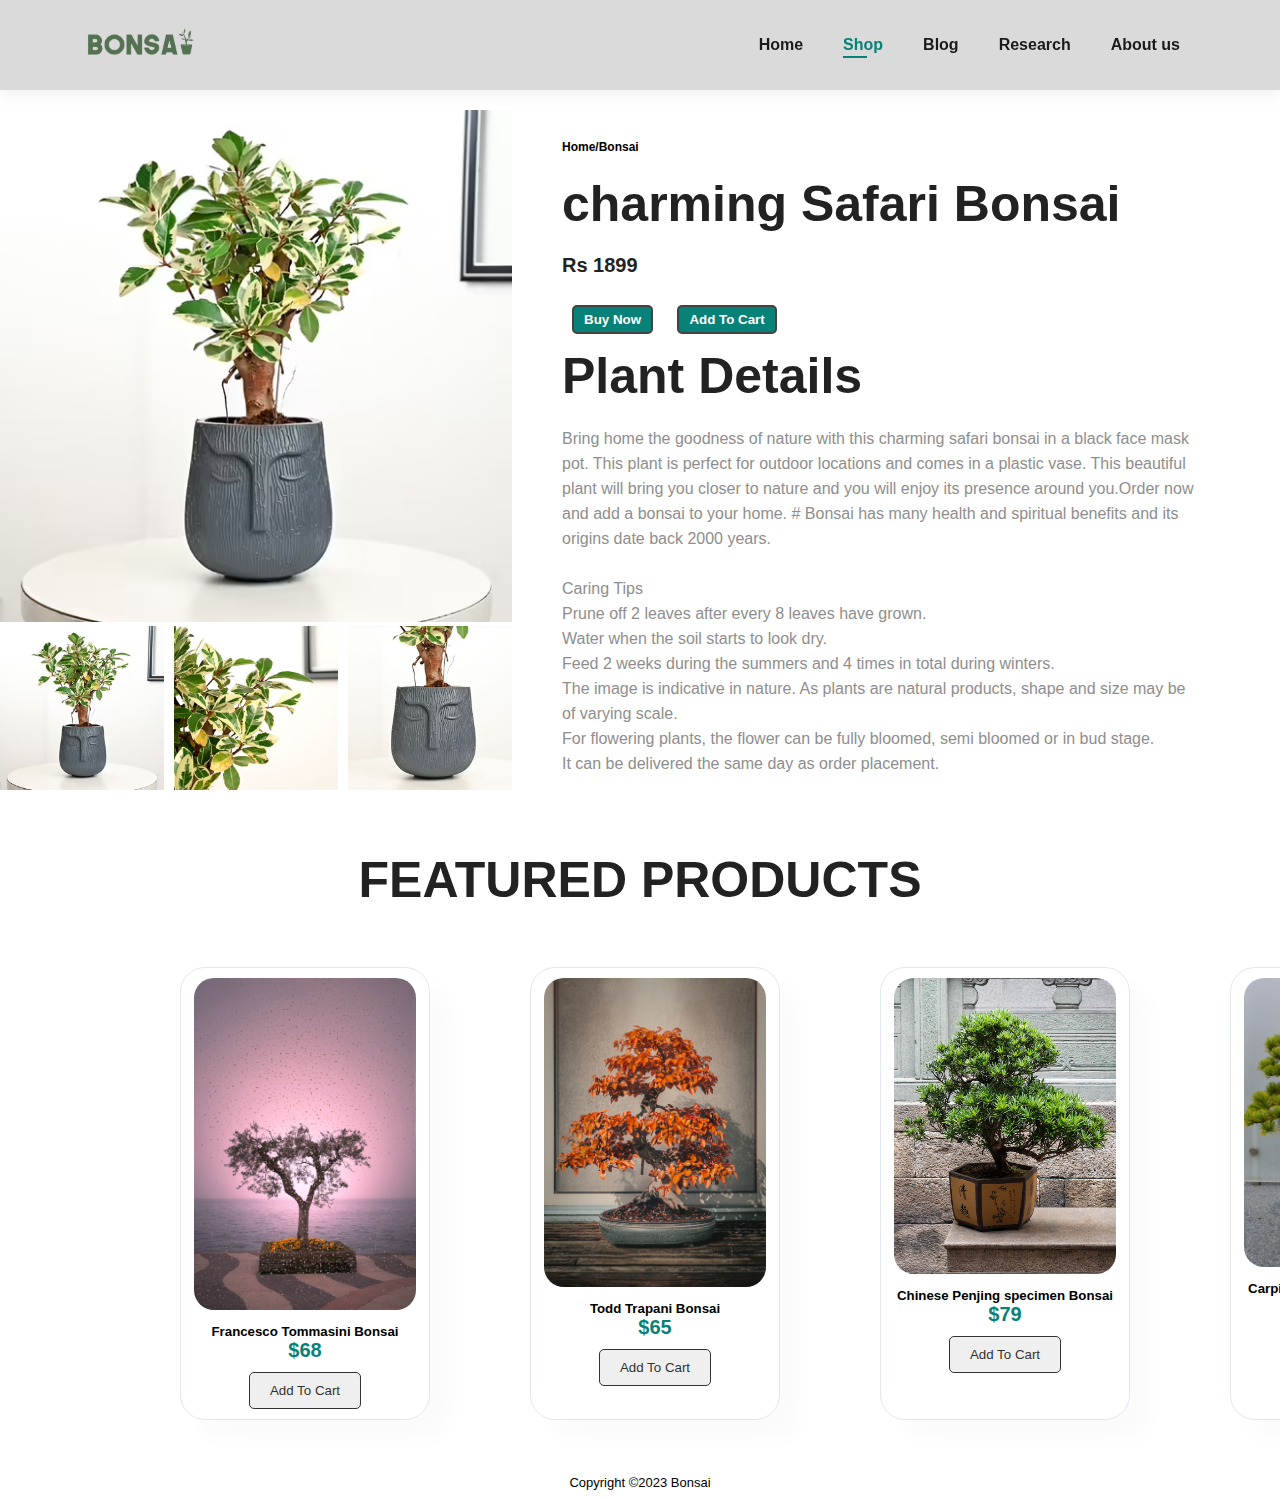
<file: WEBPAGE/pages/sproduct2.html>
<!DOCTYPE html>
<!--Creating Head-->

<head>
    <!--Creating meta elements -->
    <meta charset="utf-8">
    <meta name="descriptiont" content="Our webpage">
    <meta name="keywords" content="HTML,CSS,JavaScript">
    <meta name="author" content="Team">
    <meta name="viewport" content="width=device-width, initial-scale=1.0">
    <title>sproduct</title>
    <!-- Linking with external CSS -->
    <link rel="stylesheet" href="../css/style.css">
    <!--End of meta elements-->
</head>
<style type="text/css">
    /*Internak CSS*/
    #prodetails {
        display: flex;
        margin-top: 20px;
    }

    #prodetails .single-pro-img {
        width: 40%;
        margin-right: 50px;
    }

    .small-image-group {
        display: flex;
        justify-content: space-between;
    }

    .small-image-col {
        flex-basis: 32%;
        cursor: pointer;
    }

    #prodetails .single-pro-details {
        width: 50%;
        padding-top: 30px;
    }

    #prodetails .single-pro-details select {
        display: block;
        padding: 5px 10px;
        margin-bottom: 10px;
    }

    #prodetails .single-pro-details button {
        border: 2px solid #464240;
        background: #088178;
        color: #fff;
        font-weight: bold;
        margin: 10px;
        padding: 5px 10px;
    }

    #prodetails .single-pro-details span {
        line-height: 25px;
    }
</style>

<body>
    <!-- The header section contains the logo and the navigation bar -->
    <section class="header">
        <!-- A link to the main page, with the logo image -->
        <a href="../index.html"><img src="../img/logo.png" class="logo" width="125px"></a>
        <div>
            <ul class="navbar">
                <li><a href="../index.html" alt="logo">Home</a></li>
                <li><a class="active" href="shop.html">Shop</a></li>
                <li><a href="blog.html">Blog</a></li>
                <li><a href="research.html">Research</a></li>
                <li><a href="aboutus.html">About us</a></li>
            </ul>
        </div>
    </section>

    <!-- The product details section -->
    <section id="prodetails" class="section-1">
        <!-- This division is the main product image container -->
        <div class="single-pro-img">
            <img src="../img/S-2.avif" width="100%" id="MainImg" alt="">

            <!-- This is a division container for the small images -->
            <div class="small-image-group">
                <div class="small-image-col">
                    <img src="../img/S-2.avif" width="100%" class="small-img" alt="">
                </div>
                <div class="small-image-col">
                    <img src="../img/S-2.1.avif" width="100%" class="small-img" alt="">
                </div>
                <div class="small-image-col">
                    <img src="../img/S-2.2.avif" width="100%" class="small-img" alt="">
                </div>
            </div>
        </div>

        <!-- This is a division to display the details of a single product -->
        <div class="single-pro-details">
            <h6>Home/Bonsai</h6><br>
            <h4>charming Safari Bonsai</h4><br>
            <h2>Rs 1899</h2><br>
            <!-- button to add the product to the cart -->
            <button onclick="ComingSoon()" class="Button1">Buy Now</button>
            <button onclick="ComingSoon()" class="Button1">Add To Cart</button>
            <h4>Plant Details</h4><br>
            <span style="color: #8e8e8e;">Bring home the goodness of nature with this charming safari bonsai
                in a black face mask pot. This plant is perfect for outdoor locations and comes in a plastic vase.
                This beautiful plant will bring you closer to nature and you will enjoy its presence around you.Order
                now and add a bonsai to your home. # Bonsai has many health and spiritual benefits and its origins date
                back
                2000 years. <br><br>
                Caring Tips <br>
                Prune off 2 leaves after every 8 leaves have grown. <br>
                Water when the soil starts to look dry. <br>
                Feed 2 weeks during the summers and 4 times in total during winters. <br>
                The image is indicative in nature. As plants are natural products, shape and size may be of varying
                scale. <br>
                For flowering plants, the flower can be fully bloomed, semi bloomed or in bud stage. <br>
                It can be delivered the same day as order placement. <br>
            </span>

        </div>
        <!-- end of the section to display the details of a single product -->
    </section><br><br><br>

    <section class="header3" class="section-p1">
        <div>
            <h4 class="featured" style="text-align: center;">FEATURED PRODUCTS</h4>
        </div>
    </section>

    <!-- This section is the header3 section and has the class "header3" and "section-p1". -->
    <section id="header4" class="section-p1">
        <div class="pro-container">
            <div class="pro">
                <img src="../img/F-1.jpg">
                <div class="des">
                    <h5>Francesco Tommasini Bonsai</h5>
                    <h2 style="color: #088178;">$68</h2>

                    <!-- button to add the product to the cart -->
                </div>
                <button onclick="" class="Button1">Add To Cart</button>
            </div>
            <!-- Repeat of the product container for the other products. -->
            <div class="pro-container">
                <div class="pro">
                    <img src="../img/F-2.jpg" alt="img">
                    <div class="des">
                        <h5>Todd Trapani Bonsai</h5>
                        <h2 style="color: #088178;">$65</h2>
                    </div>
                    <!-- button to add the product to the cart -->
                    <button onclick="" class="Button1">Add To Cart</button>
                </div>
                <div class="pro-container">
                    <div class="pro">
                        <img src="../img/F-3.jpg" alt="img">
                        <div class="des">
                            <h5>Chinese Penjing specimen Bonsai</h5>
                            <h2 style="color: #088178;">$79</h2>
                        </div>
                        <button onclick="" class="Button1">Add To Cart</button>
                    </div>

                    <!-- Repeat of the product container for the other products. -->
                    <div class="pro-container">
                        <div class="pro">
                            <img src="../img/F-4.jpg" alt="img">
                            <div class="des">
                                <h5>Carpinus Gerardo Cueto Figaredo</h5>
                                <h2 style="color: #088178;">$67</h2>
                            </div>
                            <button onclick="" class="Button1">Add To Cart</button>
                        </div>
                    </div>
    </section>
    <footer>
        <!-- Footer section -->
        <div class="footer">
            <p>Copyright ©2023 Bonsai</p>
        </div>
        <!-- End of footer section -->
    </footer>
    <!--Linking external JavaScript-->
    <script src="../js/script.js">
    </script>
</body>

</html>
</file>
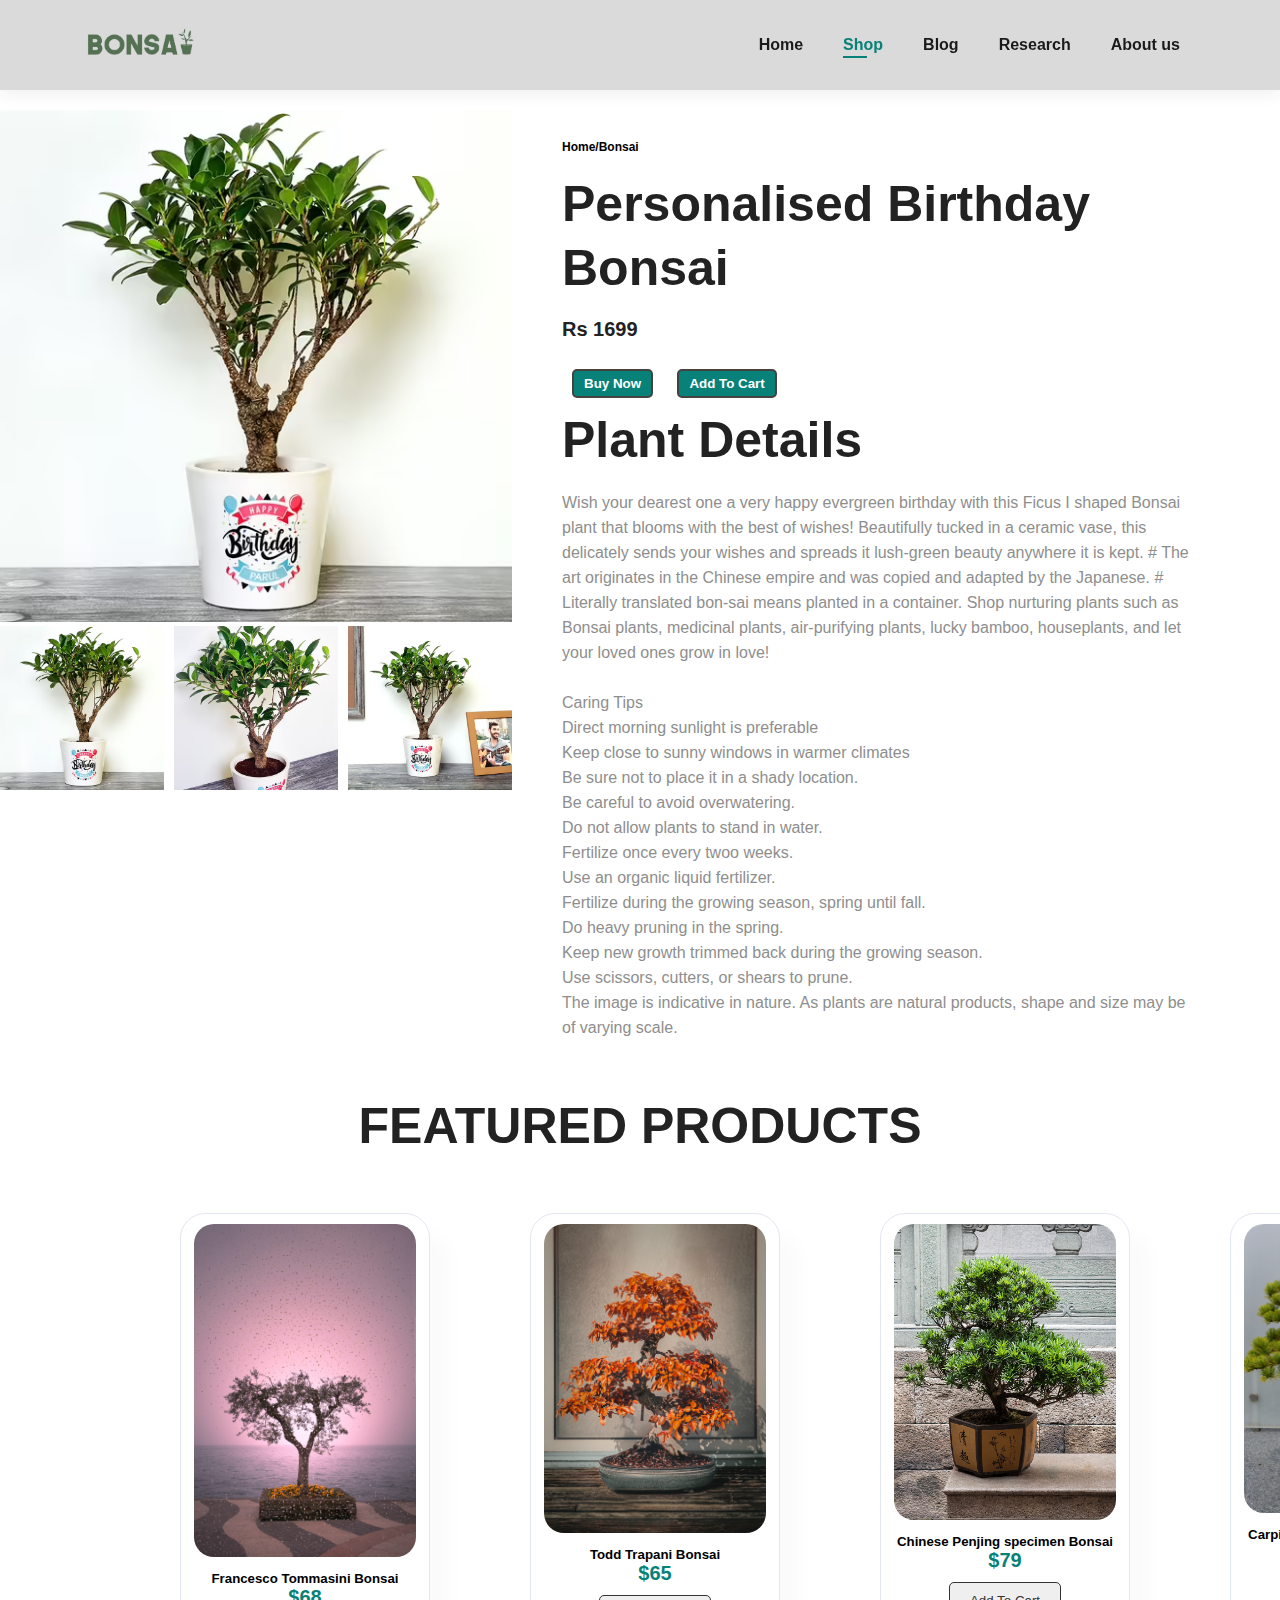
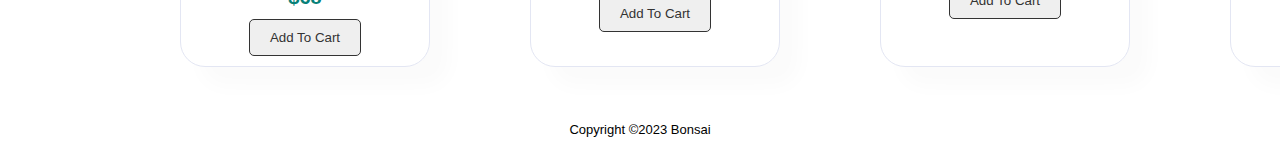
<file: WEBPAGE/pages/sproduct3.html>
<!DOCTYPE html>
<!--Creating Head-->

<head>
    <!--Creating meta elements -->
    <meta charset="utf-8">
    <meta name="descriptiont" content="Our webpage">
    <meta name="keywords" content="HTML,CSS,JavaScript">
    <meta name="author" content="Team">
    <meta name="viewport" content="width=device-width, initial-scale=1.0">
    <!--End of meta elements-->
    <title>sproduct</title>
    <!-- Linking with external CSS -->
    <link rel="stylesheet" href="../css/style.css">

</head>
<style type="text/css">
    /*Internak CSS*/
    #prodetails {
        display: flex;
        margin-top: 20px;
    }

    #prodetails .single-pro-img {
        width: 40%;
        margin-right: 50px;
    }

    .small-image-group {
        display: flex;
        justify-content: space-between;
    }

    .small-image-col {
        flex-basis: 32%;
        cursor: pointer;
    }

    #prodetails .single-pro-details {
        width: 50%;
        padding-top: 30px;
    }

    #prodetails .single-pro-details select {
        display: block;
        padding: 5px 10px;
        margin-bottom: 10px;
    }

    #prodetails .single-pro-details button {
        border: 2px solid #464240;
        background: #088178;
        color: #fff;
        font-weight: bold;
        margin: 10px;
        padding: 5px 10px;
    }

    #prodetails .single-pro-details span {
        line-height: 25px;
    }
</style>

<body>
    <!-- The header section contains the logo and the navigation bar -->
    <section class="header">
        <!-- A link to the main page, with the logo image -->
        <a href="../index.html"><img src="../img/logo.png" class="logo" width="125px"></a>
        <div>
            <ul class="navbar">
                <li><a href="../index.html" alt="logo">Home</a></li>
                <li><a class="active" href="shop.html">Shop</a></li>
                <li><a href="blog.html">Blog</a></li>
                <li><a href="research.html">Research</a></li>
                <li><a href="aboutus.html">About us</a></li>
            </ul>
        </div>
    </section>

    <!-- The product details section -->
    <section id="prodetails" class="section-1">
        <!-- This division is the main product image container -->
        <div class="single-pro-img">
            <img src="../img/S-3.avif" width="100%" id="MainImg" alt="">

            <!-- This is a division container for the small images -->
            <div class="small-image-group">
                <div class="small-image-col">
                    <img src="../img/S-3.avif" width="100%" class="small-img" alt="">
                </div>
                <div class="small-image-col">
                    <img src="../img/S-3.1.avif" width="100%" class="small-img" alt="">
                </div>
                <div class="small-image-col">
                    <img src="../img/S-3.2.avif" width="100%" class="small-img" alt="">
                </div>
            </div>
        </div>

        <!-- This is a division to display the details of a single product -->
        <div class="single-pro-details">
            <h6>Home/Bonsai</h6><br>
            <h4>Personalised Birthday Bonsai</h4><br>
            <h2>Rs 1699</h2><br>

            <!-- button to add the product to the cart -->
            <button onclick="ComingSoon()" class="Button1">Buy Now</button>
            <button onclick="ComingSoon()" class="Button1">Add To Cart</button>
            <h4>Plant Details</h4><br>
            <span style="color: #8e8e8e;">Wish your dearest one a very happy evergreen birthday with this Ficus I shaped
                Bonsai
                plant that blooms with the best of wishes! Beautifully tucked in a ceramic vase, this delicately sends
                your wishes
                and spreads it lush-green beauty anywhere it is kept. # The art originates in the Chinese empire and was
                copied and
                adapted by the Japanese. # Literally translated bon-sai means planted in a container. Shop nurturing
                plants such as
                Bonsai plants, medicinal plants, air-purifying plants, lucky bamboo, houseplants, and let your loved
                ones grow in love! <br><br>
                Caring Tips <br>
                Direct morning sunlight is preferable <br>
                Keep close to sunny windows in warmer climates<br>
                Be sure not to place it in a shady location.<br>
                Be careful to avoid overwatering.<br>
                Do not allow plants to stand in water.<br>
                Fertilize once every twoo weeks.<br>
                Use an organic liquid fertilizer.<br>
                Fertilize during the growing season, spring until fall.<br>
                Do heavy pruning in the spring.<br>
                Keep new growth trimmed back during the growing season.<br>
                Use scissors, cutters, or shears to prune.<br>
                The image is indicative in nature. As plants are natural products,
                shape and size may be of varying scale.
            </span>
        </div>
    </section><br><br><br>

    <!-- end of the section to display the details of a single product -->
    <section class="header3" class="section-p1">
        <div>
            <h4 class="featured" style="text-align: center;">FEATURED PRODUCTS</h4>
        </div>
    </section>

    <!-- This section is the header3 section and has the class "header3" and "section-p1". -->
    <section id="header4" class="section-p1">
        <div class="pro-container">
            <div class="pro">
                <img src="../img/F-1.jpg">
                <div class="des">
                    <h5>Francesco Tommasini Bonsai</h5>
                    <h2 style="color: #088178;">$68</h2>

                </div>
                <!-- button to add the product to the cart -->
                <button onclick="" class="Button1">Add To Cart</button>
            </div>

            <!-- Repeat of the product container for the other products. -->
            <div class="pro-container">
                <div class="pro">
                    <img src="../img/F-2.jpg" alt="img">
                    <div class="des">
                        <h5>Todd Trapani Bonsai</h5>
                        <h2 style="color: #088178;">$65</h2>
                    </div>
                    <!-- button to add the product to the cart -->
                    <button onclick="" class="Button1">Add To Cart</button>
                </div>

                <!-- Repeat of the product container for the other products. -->
                <div class="pro-container">
                    <div class="pro">
                        <img src="../img/F-3.jpg" alt="img">
                        <div class="des">
                            <h5>Chinese Penjing specimen Bonsai</h5>
                            <h2 style="color: #088178;">$79</h2>
                        </div>
                        <button onclick="" class="Button1">Add To Cart</button>
                    </div>
                    <div class="pro-container">
                        <div class="pro">
                            <img src="../img/F-4.jpg" alt="img">
                            <div class="des">
                                <h5>Carpinus Gerardo Cueto Figaredo</h5>
                                <h2 style="color: #088178;">$67</h2>
                            </div>
                            <button onclick="" class="Button1">Add To Cart</button>
                        </div>
                    </div>
    </section>
    <!-- Footer section -->
    <footer>
        <div class="footer">
            <p>Copyright ©2023 Bonsai</p>
        </div>
        <!-- End of footer section -->
    </footer>
    <!--Linking external JavaScript-->
    <script src="../js/script.js">
    </script>
</body>
<!-- End of body -->

</html>
</file>
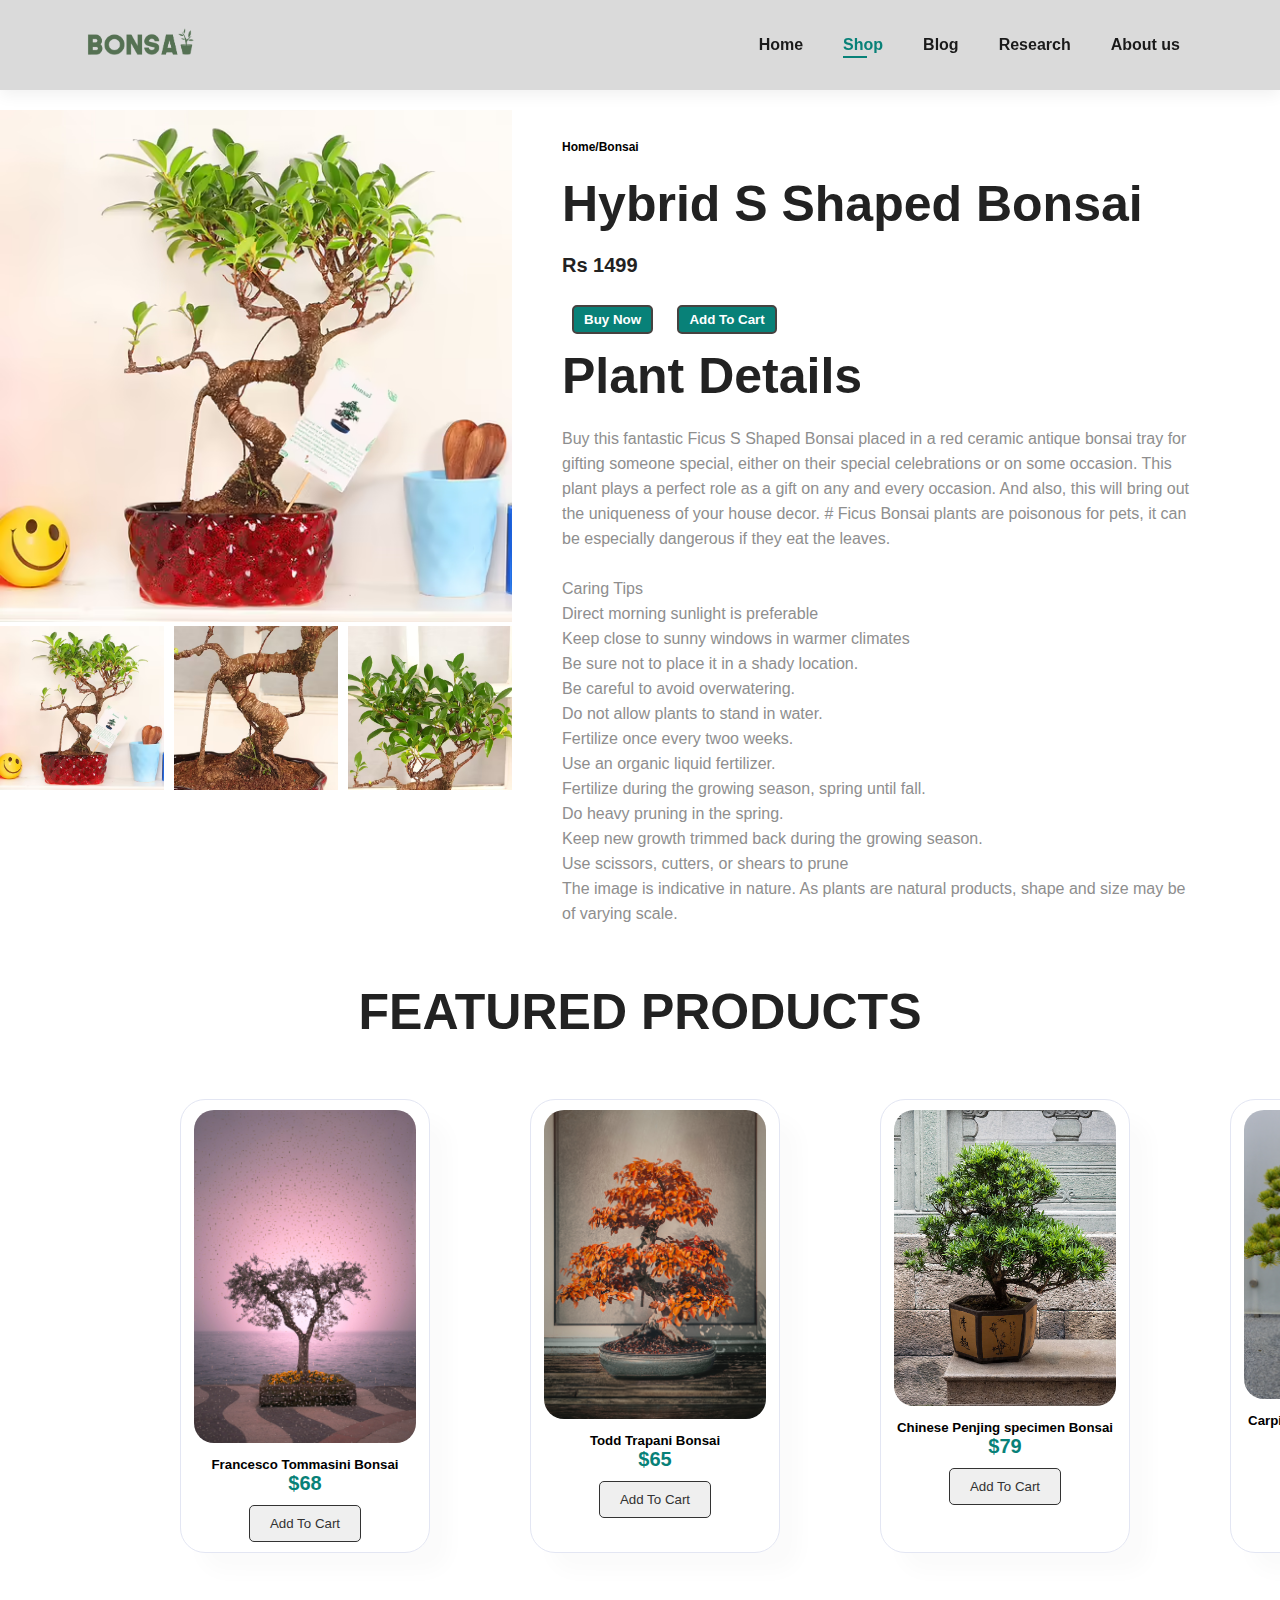
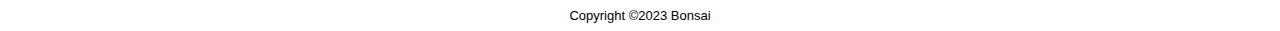
<file: WEBPAGE/pages/sproduct4.html>
<!DOCTYPE html>
<!-- Creating Head -->

<head>
    <!-- Creating meta Elements -->
    <meta charset="utf-8">
    <meta name="descriptiont" content="Our webpage">
    <meta name="keywords" content="HTML,CSS,JavaScript">
    <meta name="author" content="Team">
    <meta name="viewport" content="width=device-width, initial-scale=1.0">
    <!-- End of meta Elements -->
    <title>sproduct</title>
    <!-- Linking with external CSS -->
    <link rel="stylesheet" href="../css/style.css">
</head>
<!-- Ending head -->
<style type="text/css">
    /* Internal CSS*/
    #prodetails {
        display: flex;
        margin-top: 20px;
    }

    #prodetails .single-pro-img {
        width: 40%;
        margin-right: 50px;
    }

    .small-image-group {
        display: flex;
        justify-content: space-between;
    }

    .small-image-col {
        flex-basis: 32%;
        cursor: pointer;
    }

    #prodetails .single-pro-details {
        width: 50%;
        padding-top: 30px;
    }

    #prodetails .single-pro-details select {
        display: block;
        padding: 5px 10px;
        margin-bottom: 10px;
    }

    #prodetails .single-pro-details button {
        border: 2px solid #464240;
        background: #088178;
        color: #fff;
        font-weight: bold;
        margin: 10px;
        padding: 5px 10px;
    }

    #prodetails .single-pro-details span {
        line-height: 25px;
    }
</style>
<!-- End of Internal CSS -->

<!-- Body Starts -->

<body>
    <!-- The header section contains the logo and the navigation bar -->
    <section class="header">
        <!-- A link to the main page, with the logo image -->
        <a href="../index.html"><img src="../img/logo.png" class="logo" width="125px"></a>
        <div>
            <ul class="navbar">
                <li><a href="../index.html" alt="logo">Home</a></li>
                <li><a class="active" href="shop.html">Shop</a></li>
                <li><a href="blog.html">Blog</a></li>
                <li><a href="research.html">Research</a></li>
                <li><a href="aboutus.html">About us</a></li>
            </ul>
        </div>
    </section>
    <!-- End of header section -->

    <!-- The product details section -->
    <section id="prodetails" class="section-1">
        <!-- This division is the main product image container -->
        <div class="single-pro-img">
            <!-- This is a division container for the small images -->
            <img src="../img/S-4.avif" width="100%" id="MainImg" alt="">

            <div class="small-image-group">
                <div class="small-image-col">
                    <img src="../img/S-4.avif" width="100%" class="small-img" alt="">
                </div>
                <div class="small-image-col">
                    <img src="../img/S-4.1.avif" width="100%" class="small-img" alt="">
                </div>
                <div class="small-image-col">
                    <img src="../img/S-4.2.avif" width="100%" class="small-img" alt="">
                </div>
                <!--Ending div for small-image col  -->
            </div>
            <!-- Ending div for small-image-group -->
        </div>
        <!-- Ending div for single-pro-img -->

        <!-- This is a division to display the details of a single product -->
        <div class="single-pro-details">
            <h6>Home/Bonsai</h6><br>
            <h4>Hybrid S Shaped Bonsai</h4><br>
            <h2>Rs 1499</h2><br>

            <!-- button to add the product to the cart -->
            <button onclick="ComingSoon()" class="Button1">Buy Now</button>
            <button onclick="ComingSoon()" class="Button1">Add To Cart</button>
            <h4>Plant Details</h4><br>
            <span style="color: #8e8e8e;">Buy this fantastic Ficus S Shaped Bonsai placed in a red ceramic antique
                bonsai
                tray for gifting someone special, either on their special celebrations or on some occasion. This plant
                plays
                a perfect role as a gift on any and every occasion. And also, this will bring out the uniqueness of your
                house decor.
                # Ficus Bonsai plants are poisonous for pets, it can be especially dangerous if they eat the leaves.
                <br><br>
                Caring Tips <br>
                Direct morning sunlight is preferable <br>
                Keep close to sunny windows in warmer climates<br>
                Be sure not to place it in a shady location.<br>
                Be careful to avoid overwatering.<br>
                Do not allow plants to stand in water.<br>
                Fertilize once every twoo weeks.<br>
                Use an organic liquid fertilizer.<br>
                Fertilize during the growing season, spring until fall.<br>
                Do heavy pruning in the spring.<br>
                Keep new growth trimmed back during the growing season.<br>
                Use scissors, cutters, or shears to prune<br>
                The image is indicative in nature. As plants are natural products,
                shape and size may be of varying scale.
            </span>
        </div>
    </section><br><br><br>

    <!-- end of the section to display the details of a single product -->

    <section class="header3" class="section-p1">
        <div>
            <h4 class="featured" style="text-align: center;">FEATURED PRODUCTS</h4>
        </div>
    </section>

    <section id="header4" class="section-p1">
        <!-- Repeat of the product container for the other products. -->
        <div class="pro-container">
            <div class="pro">
                <img src="../img/F-1.jpg">
                <div class="des">
                    <h5>Francesco Tommasini Bonsai</h5>
                    <h2 style="color: #088178;">$68</h2>

                </div>
                <button onclick="" class="Button1">Add To Cart</button>
            </div>
            <div class="pro-container">
                <div class="pro">
                    <img src="../img/F-2.jpg" alt="img">
                    <div class="des">
                        <h5>Todd Trapani Bonsai</h5>
                        <h2 style="color: #088178;">$65</h2>
                    </div>
                    <button onclick="" class="Button1">Add To Cart</button>
                </div>
                <div class="pro-container">
                    <div class="pro">
                        <img src="../img/F-3.jpg" alt="img">
                        <div class="des">
                            <h5>Chinese Penjing specimen Bonsai</h5>
                            <h2 style="color: #088178;">$79</h2>
                        </div>
                        <button onclick="" class="Button1">Add To Cart</button>
                    </div>
                    <div class="pro-container">
                        <div class="pro">
                            <img src="../img/F-4.jpg" alt="img">
                            <div class="des">
                                <h5>Carpinus Gerardo Cueto Figaredo</h5>
                                <h2 style="color: #088178;">$67</h2>
                            </div>
                            <button onclick="" class="Button1">Add To Cart</button>
                        </div>
                    </div>
    </section>
    <!-- End of the section -->

    <!-- Footer starts -->
    <footer>
        <div class="footer">
            <p>Copyright ©2023 Bonsai</p>
        </div>
    </footer>
    <!-- Footer ends -->

    <!-- External JS -->
    <script src="../js/script.js">
    </script>
</body>
<!-- Body Ends -->

</html>
</file>
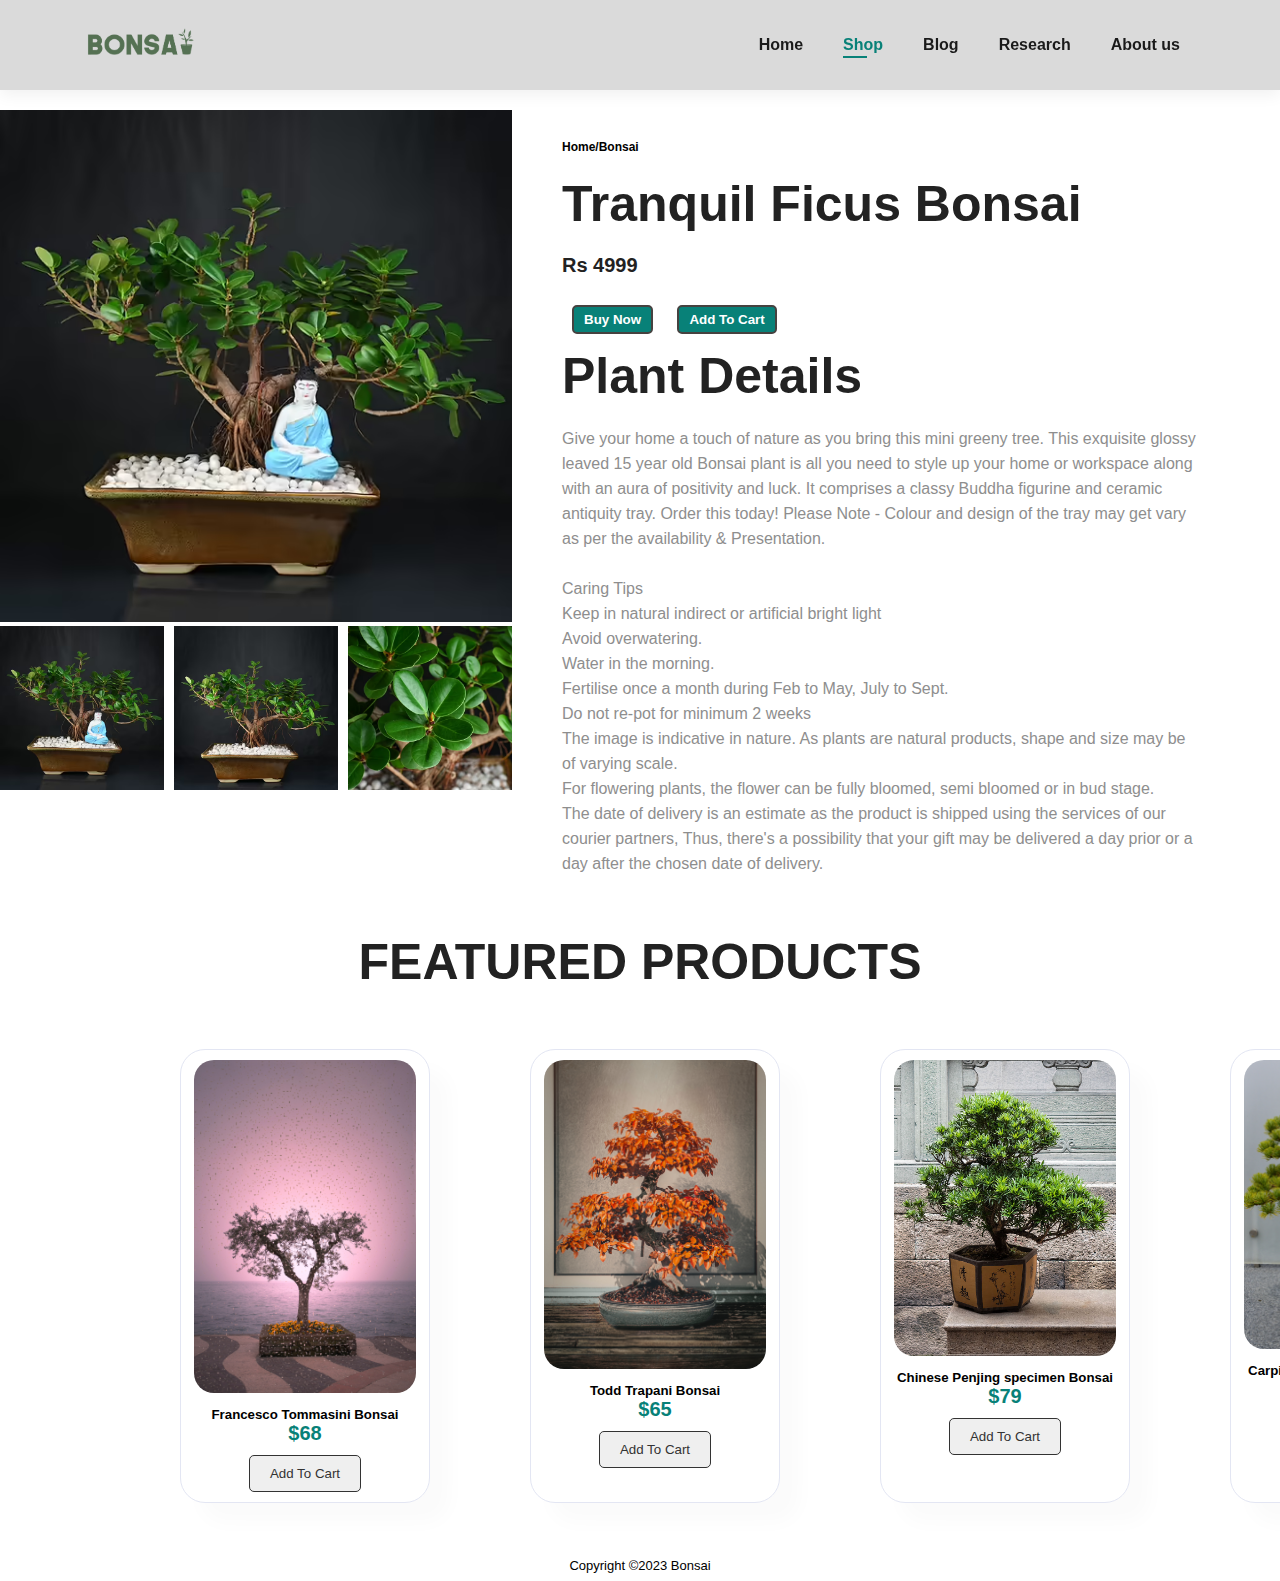
<file: WEBPAGE/pages/sproduct5.html>
<!DOCTYPE html>
<!-- Creating Head -->

<head>
    <!-- Creating meta Elements -->
    <meta charset="utf-8">
    <meta name="descriptiont" content="Our webpage">
    <meta name="keywords" content="HTML,CSS,JavaScript">
    <meta name="author" content="Team">
    <meta name="viewport" content="width=device-width, initial-scale=1.0">
    <!-- End of meta Elements -->
    <title>sproduct</title>
    <!-- Linking with external CSS -->
    <link rel="stylesheet" href="../css/style.css">
</head>
<!-- Ending head -->
<style type="text/css">
    /* Internal CSS*/
    #prodetails {
        display: flex;
        margin-top: 20px;
    }

    #prodetails .single-pro-img {
        width: 40%;
        margin-right: 50px;
    }

    .small-image-group {
        display: flex;
        justify-content: space-between;
    }

    .small-image-col {
        flex-basis: 32%;
        cursor: pointer;
    }

    #prodetails .single-pro-details {
        width: 50%;
        padding-top: 30px;
    }

    #prodetails .single-pro-details select {
        display: block;
        padding: 5px 10px;
        margin-bottom: 10px;
    }

    #prodetails .single-pro-details button {
        border: 2px solid #464240;
        background: #088178;
        color: #fff;
        font-weight: bold;
        margin: 10px;
        padding: 5px 10px;
    }

    #prodetails .single-pro-details span {
        line-height: 25px;
    }
</style>
<!-- End of Internal CSS -->

<!-- Body Starts -->

<body>
    <!-- The header section contains the logo and the navigation bar -->
    <section class="header">
        <!-- A link to the main page, with the logo image -->
        <a href="../index.html"><img src="../img/logo.png" class="logo" width="125px"></a>
        <div>
            <ul class="navbar">
                <li><a href="../index.html" alt="logo">Home</a></li>
                <li><a class="active" href="shop.html">Shop</a></li>
                <li><a href="blog.html">Blog</a></li>
                <li><a href="research.html">Research</a></li>
                <li><a href="aboutus.html">About us</a></li>
            </ul>
        </div>
    </section>
    <!-- End of header section -->

    <!-- The product details section -->

    <section id="prodetails" class="section-1">
        <!-- This division is the main product image container -->
        <div class="single-pro-img">
            <!-- This is a division container for the small images -->
            <img src="../img/S-5.avif" width="100%" id="MainImg" alt="">

            <div class="small-image-group">
                <div class="small-image-col">
                    <img src="../img/S-5.avif" width="100%" class="small-img" alt="">
                </div>
                <div class="small-image-col">
                    <img src="../img/S-5.1.avif" width="100%" class="small-img" alt="">
                </div>
                <div class="small-image-col">
                    <img src="../img/S-5.2.avif" width="100%" class="small-img" alt="">
                </div>
                <!--Ending div for small-image col  -->
            </div>
            <!-- Ending div for small-image-group -->
        </div>
        <!-- Ending div for single-pro-img -->

        <!-- This is a division to display the details of a single product -->
        <div class="single-pro-details">
            <h6>Home/Bonsai</h6><br>
            <h4>Tranquil Ficus Bonsai</h4><br>
            <h2>Rs 4999</h2><br>


            <!-- button to add the product to the cart -->
            <button onclick="ComingSoon()" class="Button1">Buy Now</button>
            <button onclick="ComingSoon()" class="Button1">Add To Cart</button>
            <h4>Plant Details</h4><br>
            <span style="color: #8e8e8e;">Give your home a touch of nature as you bring this mini greeny tree. This
                exquisite
                glossy leaved 15 year old Bonsai plant is all you need to style up your home or workspace along with an
                aura of positivity and luck.
                It comprises a classy Buddha figurine and ceramic antiquity tray. Order this today! Please Note - Colour
                and design of the tray may
                get vary as per the availability & Presentation.<br><br>
                Caring Tips <br>
                Keep in natural indirect or artificial bright light <br>
                Avoid overwatering.<br>
                Water in the morning.<br>
                Fertilise once a month during Feb to May, July to Sept.<br>
                Do not re-pot for minimum 2 weeks<br>
                The image is indicative in nature. As plants are natural products, shape and size may be of varying
                scale.<br>
                For flowering plants, the flower can be fully bloomed, semi bloomed or in bud stage.<br>
                The date of delivery is an estimate as the product is shipped using the services of our courier
                partners,
                Thus, there's a possibility that your gift may be delivered a day prior or a day after the chosen date
                of delivery.
            </span>
        </div>
    </section><br><br><br>
    <!-- end of the section to display the details of a single product -->
    <section class="header3" class="section-p1">
        <div>
            <h4 class="featured" style="text-align: center;">FEATURED PRODUCTS</h4>
        </div>
    </section>

    <section id="header4" class="section-p1">
        <!-- Repeat of the product container for the other products. -->
        <div class="pro-container">
            <div class="pro">
                <img src="../img/F-1.jpg">
                <div class="des">
                    <h5>Francesco Tommasini Bonsai</h5>
                    <h2 style="color: #088178;">$68</h2>

                </div>
                <button onclick="" class="Button1">Add To Cart</button>
            </div>
            <div class="pro-container">
                <div class="pro">
                    <img src="../img/F-2.jpg" alt="img">
                    <div class="des">
                        <h5>Todd Trapani Bonsai</h5>
                        <h2 style="color: #088178;">$65</h2>
                    </div>
                    <button onclick="" class="Button1">Add To Cart</button>
                </div>
                <div class="pro-container">
                    <div class="pro">
                        <img src="../img/F-3.jpg" alt="img">
                        <div class="des">
                            <h5>Chinese Penjing specimen Bonsai</h5>
                            <h2 style="color: #088178;">$79</h2>
                        </div>
                        <button onclick="" class="Button1">Add To Cart</button>
                    </div>
                    <div class="pro-container">
                        <div class="pro">
                            <img src="../img/F-4.jpg" alt="img">
                            <div class="des">
                                <h5>Carpinus Gerardo Cueto Figaredo</h5>
                                <h2 style="color: #088178;">$67</h2>
                            </div>
                            <button onclick="" class="Button1">Add To Cart</button>
                        </div>
                    </div>
    </section>
    <!-- End of the section -->

    <!-- Footer starts -->
    <footer>
        <div class="footer">
            <p>Copyright ©2023 Bonsai</p>
        </div>
    </footer>
    <!-- Footer ends -->

    <!-- Linking external JS -->
    <script src="../js/script.js">
    </script>
</body>
<!-- Body Ends -->

</html>
</file>
<file: Parallex/style.css>
*{
    margin: 0;
    padding: 0;
    box-sizing: border-box;
    font-family: monospace;
    scroll-behavior: smooth;
}
html{
    scroll-behavior: smooth;
}
body{

    min-height: 100vh;
    overflow-x: hidden;
    background: linear-gradient(#03045e, #000000);
}

header{
    position: absolute;
    top: 0;
    left: 0;
    width: 100%;
    padding: 30px 100px;
    display: flex;
    justify-content: space-between;
    align-items: center;
    z-index: 10;
}
#logo{
    color: #8d99ae;
    font-weight: 700;
    text-decoration: none;
    font-size: 2em;
    text-transform: uppercase;
    letter-spacing: 2px;
}
header ul{
    display: flex;
    justify-content: center;
    align-items: center;
}
header ul li{
    list-style: none;
    margin-left: 20px;
}
.nav{
    text-decoration: none;
    padding: 6px 15px;
    color: #8d99ae;
    border-radius: 100px;
}
.nav:hover{
    background: #8d99ae;
    color:#27187e ;
}
div{
    position: relative;
    width: 100%;
    height: 100vh;
    padding: 100px;

}
div::before{
    content: '';
    position: absolute;
    bottom: 0;
    width: 100%;
    height: 100px;
    background: linear-gradient(to top,#1c0522, transparent);
    z-index: 10;
}
.img{
    position: absolute;
    top: 0;
    left: 0;
    width: 100%;
    height: 100%;
    object-fit: cover;
}
#moon{
    mix-blend-mode: screen;
}
.bottom{
    position: relative;
    padding: 100px;
    background: #1c0522;
}
.bottom h2{
    font-size: 4em;
    margin-bottom: 15px;
    color: #8d99ae;
}
.bottom p{
    font-size: 1.2em;
    color: #8d99ae;
}
.change{
    display: flex;
    justify-content: space-between;
}
.but1{
    margin-left: 50px;
    padding: 10px 50px 10px 50px;
    border-radius: 50px;
}
.but2{
    margin-right: 50px;
    padding: 10px 50px 10px 50px;
    border-radius: 50px;
    height: fit-content;

}
#text{
    margin-bottom: 50px;   
    text-align: center;
}
.tt{
    color: #8d99ae;
    font-weight: 700;
    text-decoration: none;
    font-size: 2em;
    text-transform: uppercase;
    letter-spacing: 2px;
}
.but2:hover{
    display: none;
}
</file>
<file: WEBPAGE/css/style.css>
/* Basic CSS */
* { 
    margin: 0;
    padding: 0;
    box-sizing: border-box;
    font-family: 'Spartan', sans-serif;
    scroll-behavior: smooth;
}

h1 {
    font-size: 50px;
    line-height: 64px;
    color: #222;
}

h2 {
    font-size: 20px;
    color: #222;
}

h4 {
    font-size: 50px;
    line-height: 64px;
    color: #222;
}

h6 {
    font-weight: 700;
    font-size: 12px;
}

.section-p1 {
    padding: 40px 80px;
}

.section-m1 {
    margin: 40px 0;
}

body {
    width: 100%;
}

/* This header is for navigation bar */
.header {
    display: flex;
    align-items: center;
    justify-content: space-between;
    /* Padding is used to keep the space between an element's content and its border. */
    padding: 20px 80px;
    background: #dadada;
    box-shadow: 0 5px 15px rgba(0, 0, 0, 0.06);
    position: sticky;
    top: 0;
    left: 0;
}

.navbar {
    /* Display flex is used to set an element to use the flexible box layout.  */
    display: flex; 
    align-items: center;
    justify-content: center;

}
/* Decorating navigation bar. */
.navbar li{
    list-style: none;
    padding: 0 20px;
    position: relative;
}

.navbar li a{
    text-decoration: none;
    font-size: 16px;
    font-weight: 600;
    color: #1a1a1a;
    transition: 0.3s ease;
}
/* Adding hover effect */
.navbar li a:hover {
    color: #088178;
}

/* Active will keep the hoover effect after clicking */
.navbar li a:hover,
.navbar li a.active {
    color: #088178;
} 

/* This code will keep line below the hover effect. */
.navbar li a.active::after,
.navbar li a:hover::after {
    content: "";
    width: 30%;
    height: 2px;
    background-color: #088178;
    position: absolute;
    bottom: -4px;
    left: 20px;
}

/*Home Page Starts*/
/* Adding background image */
.header2{
    background-image: url(../img/Cover-H.jpg);
    height: 720px;
    width: 100%; 
    background-size: cover; 
    background-position: top 25% right 0;
    padding: 0 80px;
    display: flex;
    flex-direction: column;
    align-items: flex-start;
    justify-content: center; 
}

/* Adding some padding in h2,h4,p. */

.header2 h2 {
    padding-bottom: 5px;
}
.header2 h4 {
    padding-bottom: 15px;
    color: #5C4033;
}

.header2 p {
    font-weight: bold;
    padding: 10px;
}

/* Decorating button on the cover. */
.header2 button {
    background-image: url(../img/button.png);
    background-color: transparent;
    color: rgb(167, 167, 198);
    border: 0;
    padding: 14px 80px 14px 65px;
    background-repeat: no-repeat;
    cursor: pointer;
    font-weight: 700;
    font-size: 15px;

}

.title {
    padding-top: 20px;
    padding-left: 20px;
    color:black;
    display: grid;
    align-items: center;
    grid-template-columns: repeat(7, 5fr);
    column-gap: 0rem;
}
.title::after {
    content: "";
    height: 4px;
    background-color: #088178;
    display: block;
}


/* This section is for the box in shop page and home page. */
#header4 .pro {
    width: 23%;
    min-width: 250px;
    padding: 10px 12px;
    border: 1px solid #e3e6f3;
    border-radius: 25px;
    cursor: pointer;
    box-shadow: 20px 20px 20px rgba(0, 0, 0, 0.02) ;
    margin: 15px 0;
    transition: 0.2s ease;
}

#header4 .pro:hover {
    box-shadow: 20px 20px 20px rgba(0, 0, 0, 0.06) ;
}

#header4 .pro-container {
    display: flex;
    justify-content: space-between;
    padding-left: 100px;
    text-align: center;
    
}

#header4 .pro img {
    width: 99%;
    border-radius: 20px;
    
}

#header4 .pro .des{
  padding-left: 10px;
  padding: 10px 0;
}

#header4 .pro .des h5 {
    text-align: center;
}

#header4 .pro .des h2 {
    text-align: center;
}

#header4 .pro .des .Button {
    align-items: center;
}
.Button1 {
    padding-left: 50px;
    padding-left: 10px;
    text-align: center;
    text-decoration: none;
    color: #333;
    border: 1px solid #333;
    padding: 10px 20px;
    border-radius: 5px;
    transition: all 0.2s ease-in-out;
    
}


.Button1:hover {
    background-color: #333;
            color: #fff;
            cursor: pointer;
}

/* Decorationg table */
 #last {
    text-align: center;
    margin:  0 auto;

 }

 table {
    margin: 0 auto;
 }
 
 #last .propro {
    background: color #f7f7f7;;
    width: 23%;
    min-width: 400px;
    padding: 20px 20px;
    border: 3px solid black;
}

#last .pro-container {
    display: flex;
    justify-content: space-between;
    padding-left: 100px;
}
#last p {
    color: 088178;
}
/* Login form */

.last-1 {
    background-color: rgb(55, 56, 70);
    padding-left: 120px;
    display: flex;
    padding-top: 50px;
}
 .last-1 h4 {
    color: white;
 }

 .login h4 {
    color: rgb(55, 56, 70);
    padding-bottom: 80 px;
    
 }

 .login {
    padding-top: 10px;
    padding-left: 120px;
    padding-right: 120px;
    height: 350px;
    background-color: white;
    margin-left: 60px;

 }

 .last-1 button {
    background-color: rgb(55, 56, 70);
    color: white;
    border: 0;
    padding: 14px 80px 14px 65px;
    background-repeat: no-repeat;
    cursor: pointer;
    font-weight: 700;
    font-size: 15px;

 }
 .login input{
    height: 35px;
    width: 200px;
 }

 /* Login form ends */
 
 /* Shop Page Starts */

 .shop-header2 {
    background-image: url(../img/Cover-S.png);
    width: 100%;
    height: 320px;
    background-size: cover;
    display: flex;
    justify-content: center;
    text-align: center;
    flex-direction: column;
 }

 #nextpage {
    text-align: center;
 }

 #nextpage a{
    text-decoration: none;
    background-color: #f7f7f7;
    padding: 15px 20px;
    border-radius: 4px;
    color: black;
    font-weight: 600;

 }
 /* Shop Ends */

 /* Blog Page */
.blog-header2 {
    background-image: url(../img/Cover-B.png);
    width: 100%;
    height: 320px;
    background-size: cover;
    display: flex;
    justify-content: center;
    text-align: center;
    flex-direction: column;
}
 /* Blog Page Ends */

 /* Footer Starts */
 footer {
    display: flex;
    flex-wrap: wrap;
    justify-content:space-around;
}

footer .col{
    display: flex;
    flex-direction: column;
    align-items: flex-start;
    margin-bottom: 20px;
}

footer p {
    font-size: 13px;
    margin: 0 0 8px 0;
}

footer a {
    font-size: 13px;
    text-decoration: none;
    color: #222;
    margin-bottom: 10px;
}

footer .logo {
    margin-right:15px;
    width: 100;
    height: 100;
}

/* Footer Ends */
</file>
